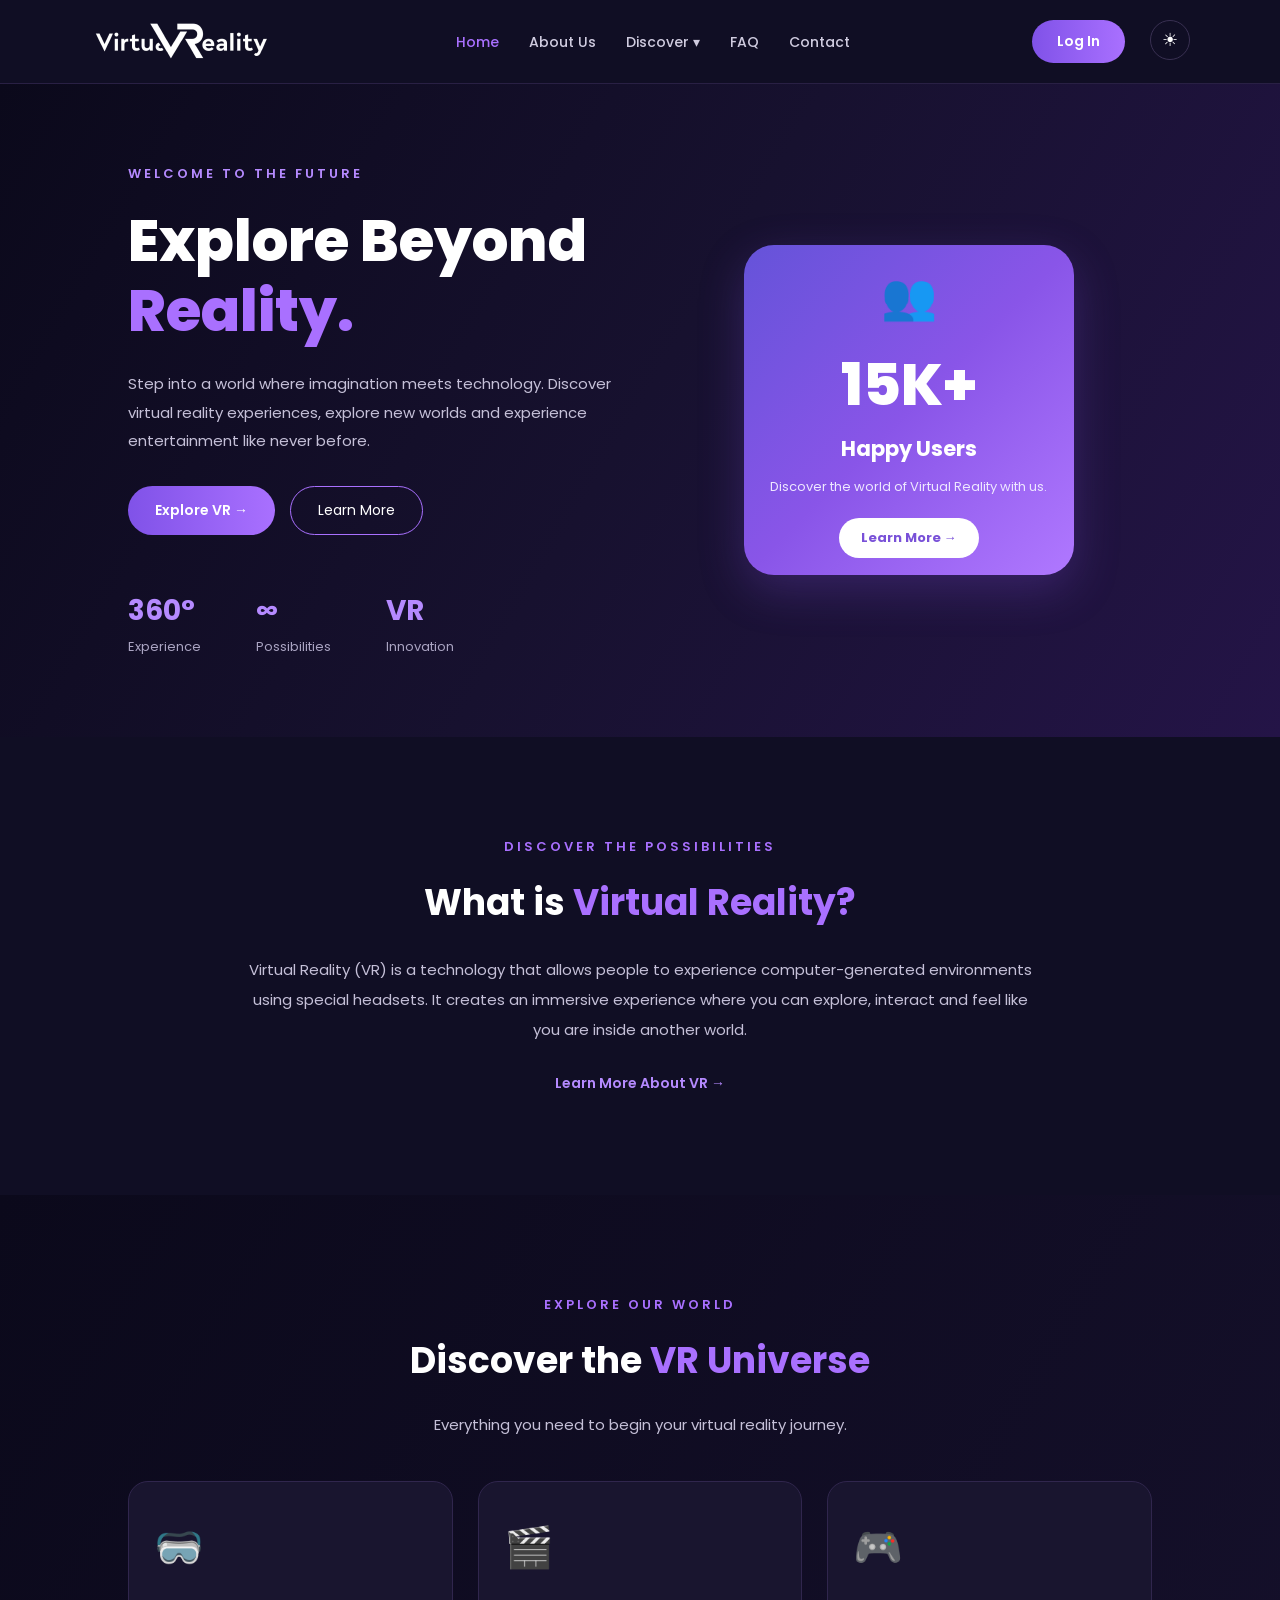
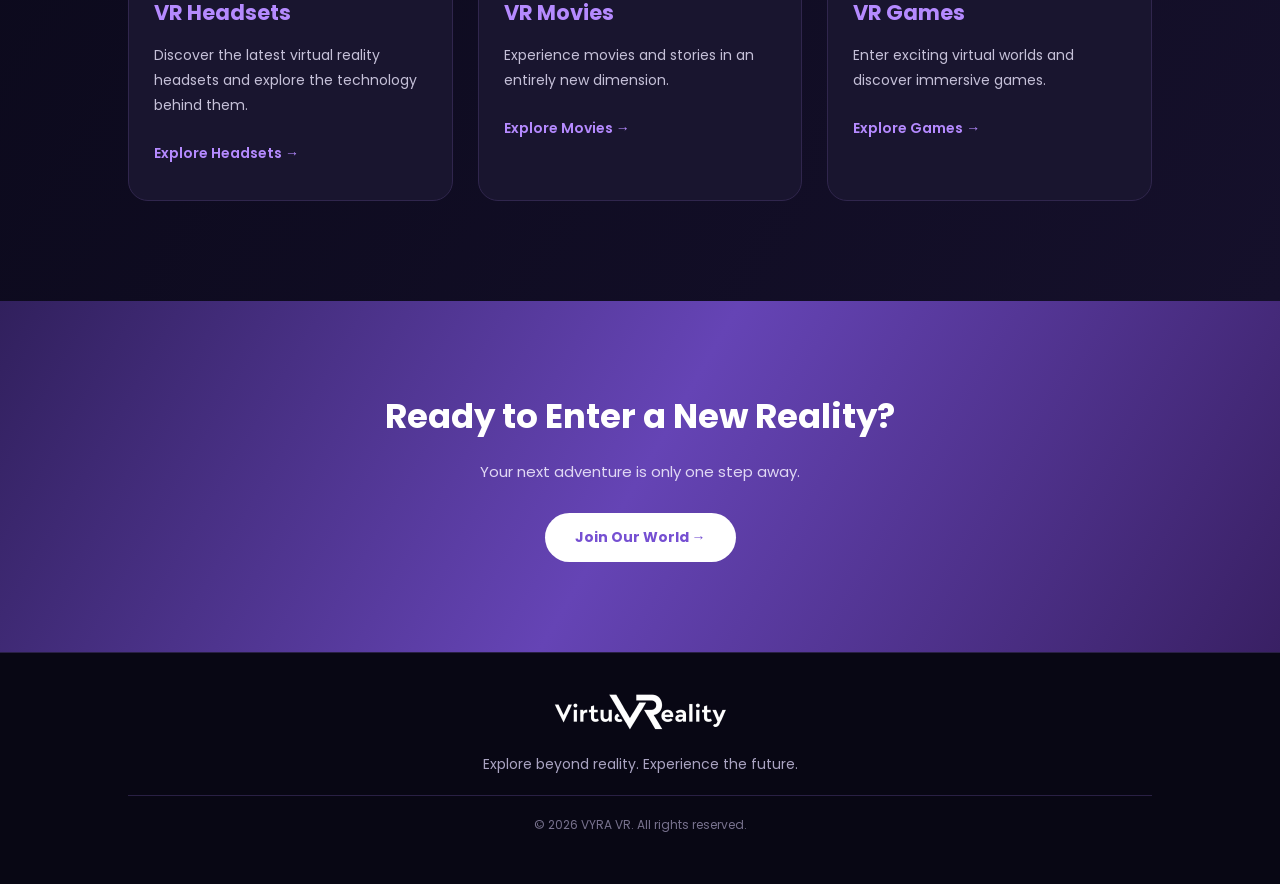
<file: index.html>
<!DOCTYPE html>
<html lang="en">

<head>
    <meta charset="UTF-8">
    <meta name="viewport" content="width=device-width, initial-scale=1.0">
    <meta name="author" content="Verona Idrizi">

    <title>VYRA VR | Explore Beyond Reality</title>

    <link rel="stylesheet" href="style.css">

    <link href="https://fonts.googleapis.com/css2?family=Poppins:wght@300;400;500;600;700;800&display=swap"
        rel="stylesheet">
</head>

<body>

    <!-- HEADER AND NAVIGATION -->
    <header>

        <nav class="navbar">

            <button class="menu-icon" id="menuButton">☰</button>

            <a href="index.html" class="logo">
                <!-- Dark Mode Logo (shown by default in dark mode) -->
                <img src="img/LogoDark.png" class="dark-logo" alt="VYRA VR">
                <!-- Light Mode Logo (hidden by default, shown in light mode) -->
                <img src="img/LogoLight.png" class="light-logo" alt="VYRA VR">
            </a>

            <ul class="nav-links">

                <li><a href="index.html" class="active">Home</a></li>

                <li><a href="HTML/about.html">About Us</a></li>

                <li class="dropdown">
                    <a href="#">Discover ▾</a>

                    <ul class="dropdown-menu">
                        <li><a href="HTML/headsets.html">VR Headsets</a></li>
                        <li><a href="HTML/movies.html">VR Movies</a></li>
                        <li><a href="HTML/games.html">VR Games</a></li>
                    </ul>
                </li>

                <li><a href="HTML/faq.html">FAQ</a></li>

                <li><a href="HTML/contact.html">Contact</a></li>

            </ul>

            <div class="nav-right">
                <a href="HTML/login.html" class="login-btn">Log In</a>
                <button id="themeButton">☀︎</button>
            </div>


        </nav>

    </header>


    <!-- MAIN CONTENT -->
    <main>

        <!-- HERO SECTION -->
        <section class="hero">

            <div class="hero-content">

                <p class="small-title">WELCOME TO THE FUTURE</p>

                <h1>
                    Explore Beyond
                    <span>Reality.</span>
                </h1>

                <p class="description">
                    Step into a world where imagination meets technology.
                    Discover virtual reality experiences, explore new worlds
                    and experience entertainment like never before.
                </p>

                <div class="hero-buttons">

                    <a href="HTML/headsets.html" class="primary-btn">
                        Explore VR →
                    </a>

                    <a href="HTML/about.html" class="secondary-btn">
                        Learn More
                    </a>

                </div>

                <div class="hero-stats">

                    <article>
                        <h3>360°</h3>
                        <p>Experience</p>
                    </article>

                    <article>
                        <h3>∞</h3>
                        <p>Possibilities</p>
                    </article>

                    <article>
                        <h3>VR</h3>
                        <p>Innovation</p>
                    </article>

                </div>

            </div>

            <!-- Right Side - Users Card -->
            <div class="hero-right">
                <a href="HTML/about.html" class="users-card">
                    <div class="users-icon">👥</div>
                    <h2>15K+</h2>
                    <h3>Happy Users</h3>
                    <p>Discover the world of Virtual Reality with us.</p>
                    <span>Learn More →</span>
                </a>
            </div>

        </section>


        <!-- ABOUT VIRTUAL REALITY -->
        <section class="about-section" id="about">

            <p class="section-label">DISCOVER THE POSSIBILITIES</p>

            <h2>What is <span>Virtual Reality?</span></h2>

            <p class="about-text">
                Virtual Reality (VR) is a technology that allows people
                to experience computer-generated environments using
                special headsets. It creates an immersive experience
                where you can explore, interact and feel like you are
                inside another world.
            </p>

            <a href="HTML/about.html" class="text-link">
                Learn More About VR →
            </a>

        </section>


        <!-- DISCOVER SECTION -->
        <section class="discover-section" id="discover">

            <p class="section-label">EXPLORE OUR WORLD</p>

            <h2>Discover the <span>VR Universe</span></h2>

            <p class="discover-description">
                Everything you need to begin your virtual reality journey.
            </p>


            <div class="discover-cards">

                <article class="card">

                    <div class="card-icon">🥽</div>

                    <h3>VR Headsets</h3>

                    <p>
                        Discover the latest virtual reality headsets
                        and explore the technology behind them.
                    </p>

                    <a href="HTML/headsets.html">Explore Headsets →</a>

                </article>


                <article class="card">

                    <div class="card-icon">🎬</div>

                    <h3>VR Movies</h3>

                    <p>
                        Experience movies and stories in an entirely
                        new dimension.
                    </p>

                    <a href="HTML/movies.html">Explore Movies →</a>

                </article>


                <article class="card">

                    <div class="card-icon">🎮</div>

                    <h3>VR Games</h3>

                    <p>
                        Enter exciting virtual worlds and discover
                        immersive games.
                    </p>

                    <a href="HTML/games.html">Explore Games →</a>

                </article>

            </div>

        </section>


        <!-- FINAL SECTION -->
        <section class="final-section">

            <h2>Ready to Enter a New Reality?</h2>

            <p>Your next adventure is only one step away.</p>

            <a href="HTML/register.html" class="final-btn">
                Join Our World →
            </a>

        </section>

    </main>


    <!-- FOOTER -->
    <footer>

        <a href="HTML/index.html" class="logo">
            <img src="img/LogoDark.png" class="dark-logo" alt="VYRA VR">
            <img src="img/LogoLight.png" class="light-logo" alt="VYRA VR">
        </a>

        <p>Explore beyond reality. Experience the future.</p>

        <p class="copyright">
            © 2026 VYRA VR. All rights reserved.
        </p>

    </footer>


    <script src="script.js"></script>

</body>

</html>
</file>
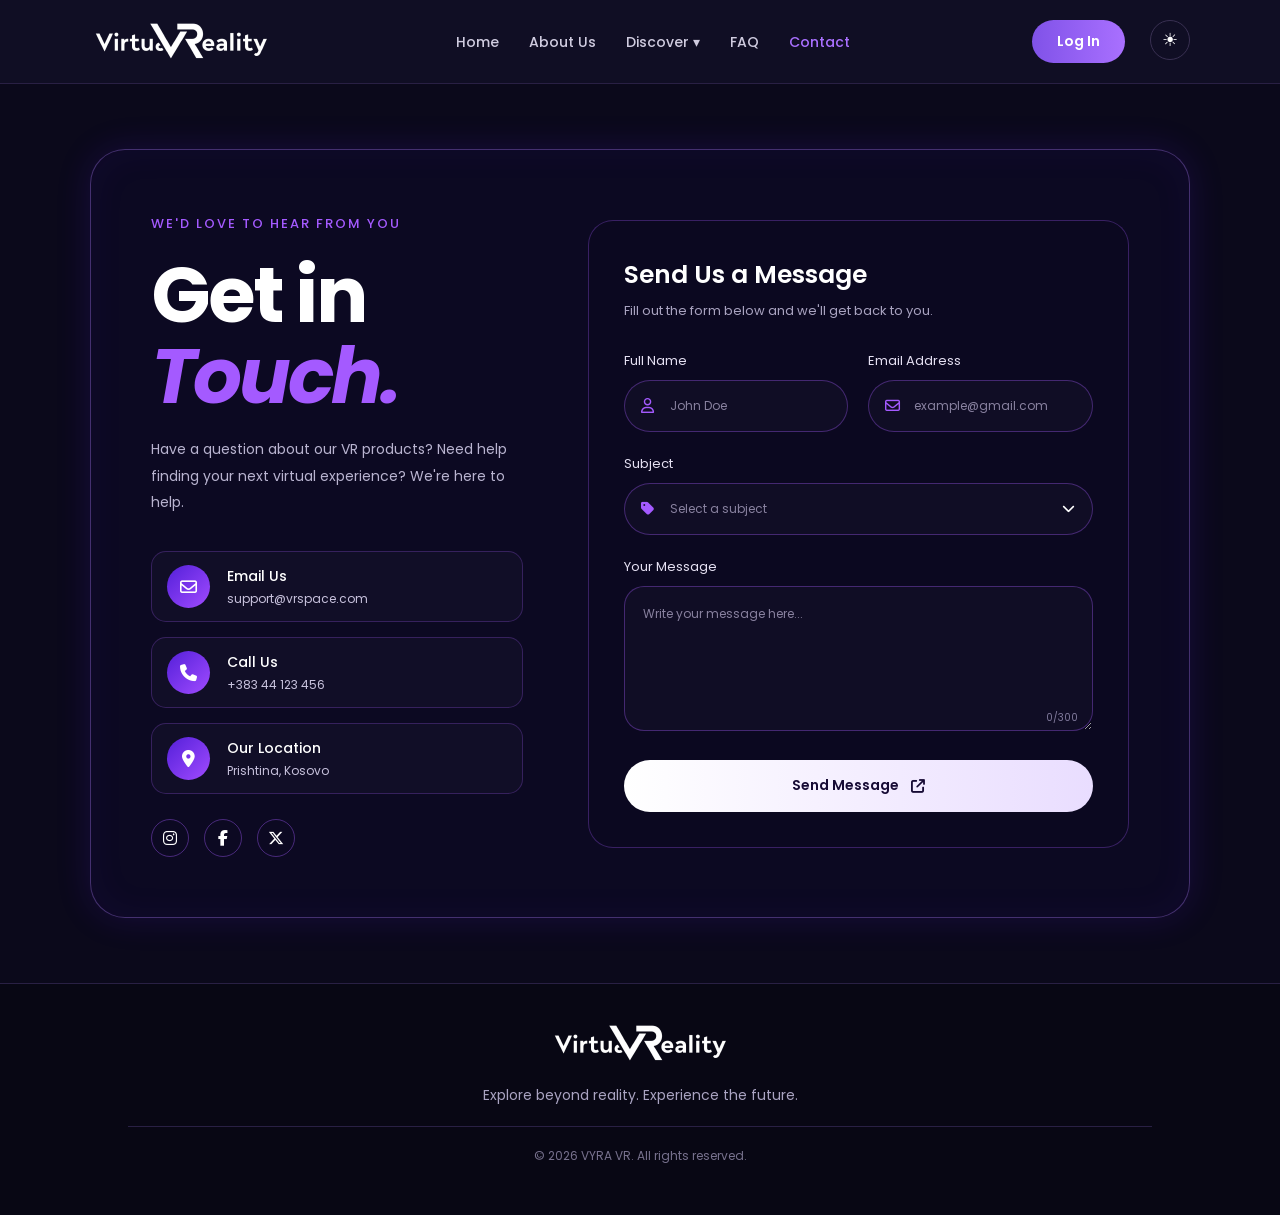
<file: contact.html>
<!DOCTYPE html>
<html lang="en">

<head>
    <meta charset="UTF-8">
    <meta name="viewport" content="width=device-width, initial-scale=1.0">
    <meta name="author" content="Ledian Gashi">
    <title>VYRA VR | Explore Beyond Reality</title>
    <link rel="stylesheet" href="style.css">
    <link href="https://fonts.googleapis.com/css2?family=Poppins:wght@300;400;500;600;700;800&display=swap"
        rel="stylesheet">
    <link rel="stylesheet" href="https://cdnjs.cloudflare.com/ajax/libs/font-awesome/6.5.0/css/all.min.css">
</head>

<body>

    <!-- HEADER AND NAVIGATION -->
    <header>
        <nav class="navbar">
            <a href="index.html" class="logo">
                <img src="img/LogoDark.png" class="dark-logo" alt="VYRA VR">
                <img src="img/LogoLight.png" class="light-logo" alt="VYRA VR">
            </a>

            <ul class="nav-links">
                <li><a href="index.html">Home</a></li>
                <li><a href="about.html">About Us</a></li>
                <li class="dropdown">
                    <a href="#">Discover ▾</a>
                    <ul class="dropdown-menu">
                        <li><a href="headsets.html">VR Headsets</a></li>
                        <li><a href="movies.html">VR Movies</a></li>
                        <li><a href="games.html">VR Games</a></li>
                    </ul>
                </li>
                <li><a href="faq.html">FAQ</a></li>
                <li><a href="contact.html" class="active">Contact</a></li>
            </ul>

            <div class="nav-right">
                <a href="register.html" class="login-btn">Log In</a>
                <button id="themeButton">☀︎</button>
            </div>

            <button class="menu-icon" id="menuButton">☰</button>
        </nav>

    </header>


    <!-- CONTACT SECTION -->
    <main class="contact-container">


        <!-- LEFT SIDE: CONTACT INFORMATION -->

        <section class="contact-info">
            <span class="small-heading">WE'D LOVE TO HEAR FROM YOU</span>

            <h1>Get in <span>Touch.</span></h1>

            <p class="contact-description">
                Have a question about our VR products?
                Need help finding your next virtual experience?
                We're here to help.
            </p>


            <!-- EMAIL -->
            <div class="contact-item">
                <div class="contact-icon">
                    <i class="fa-regular fa-envelope"></i>
                </div>

                <div class="contact-text">
                    <h3>Email Us</h3>
                    <p>support@vrspace.com</p>
                </div>
            </div>


            <!-- PHONE -->

            <div class="contact-item">
                <div class="contact-icon">
                    <i class="fa-solid fa-phone"></i>
                </div>

                <div class="contact-text">
                    <h3>Call Us</h3>
                    <p>+383 44 123 456</p>
                </div>
            </div>


            <!-- LOCATION -->

            <div class="contact-item">
                <div class="contact-icon">
                    <i class="fa-solid fa-location-dot"></i>
                </div>

                <div class="contact-text">
                    <h3>Our Location</h3>
                    <p>Prishtina, Kosovo</p>
                </div>
            </div>


            <!-- SOCIAL MEDIA -->

            <div class="social-links">
                <a href="#"><i class="fa-brands fa-instagram"></i></a>
                <a href="#"><i class="fa-brands fa-facebook-f"></i></a>
                <a href="#"><i class="fa-brands fa-x-twitter"></i></a>
            </div>
        </section>


        <!-- RIGHT SIDE: CONTACT FORM -->

        <section class="contact-form-section">

            <div class="form-heading">
                <h2>Send Us a Message</h2>
                <p>Fill out the form below and we'll get back to you.</p>
            </div>


            <form class="contact-form" method="POST">

                <!-- NAME AND EMAIL -->

                <div class="form-row">
                    <div class="input-group">
                        <label for="fullname">Full Name</label>
                        <div class="input-wrapper">
                            <i class="fa-regular fa-user"></i>
                            <input type="text" id="fullname" name="fullname" placeholder="John Doe" required>
                        </div>
                    </div>

                    <div class="input-group">
                        <label for="email">Email Address</label>
                        <div class="input-wrapper">
                            <i class="fa-regular fa-envelope"></i>
                            <input type="email" id="email" name="email" placeholder="example@gmail.com" required>
                        </div>
                    </div>
                </div>


                <!-- SUBJECT -->

                <div class="input-group">
                    <label for="subject">Subject</label>
                    <div class="input-wrapper">
                        <i class="fa-solid fa-tag"></i>
                        <select id="subject" name="subject" required>
                            <option value="" disabled selected>
                                Select a subject
                            </option>

                            <option value="product">
                                Product Information
                            </option>

                            <option value="order">
                                Order Support
                            </option>

                            <option value="technical">
                                Technical Issue
                            </option>

                            <option value="suggestion">
                                Suggestions
                            </option>

                            <option value="other">
                                Other
                            </option>
                        </select>

                        <i class="fa-solid fa-chevron-down select-arrow"></i>
                    </div>
                </div>


                <!-- MESSAGE -->

                <div class="input-group">
                    <label for="message">Your Message</label>
                    <div class="textarea-wrapper">
                        <textarea id="message" name="message" placeholder="Write your message here..." maxlength="300"
                            required></textarea>
                        <span class="character-count">0/300</span>
                    </div>
                </div>


                <!-- SUBMIT BUTTON -->

                <button type="submit" class="submit-btn"> Send Message
                    <i class="fa-solid fa-arrow-up-right-from-square"></i>
                </button>
            </form>
        </section>
    </main>

    <footer>
        <a href="index.html" class="logo">
            <img src="img/LogoDark.png" class="dark-logo" alt="VYRA VR">
            <img src="img/LogoLight.png" class="light-logo" alt="VYRA VR">
        </a>
        <p>Explore beyond reality. Experience the future.</p>
        <p class="copyright">© 2026 VYRA VR. All rights reserved.</p>
    </footer>

    <script src="script.js"></script>
</body>

</html>
</file>
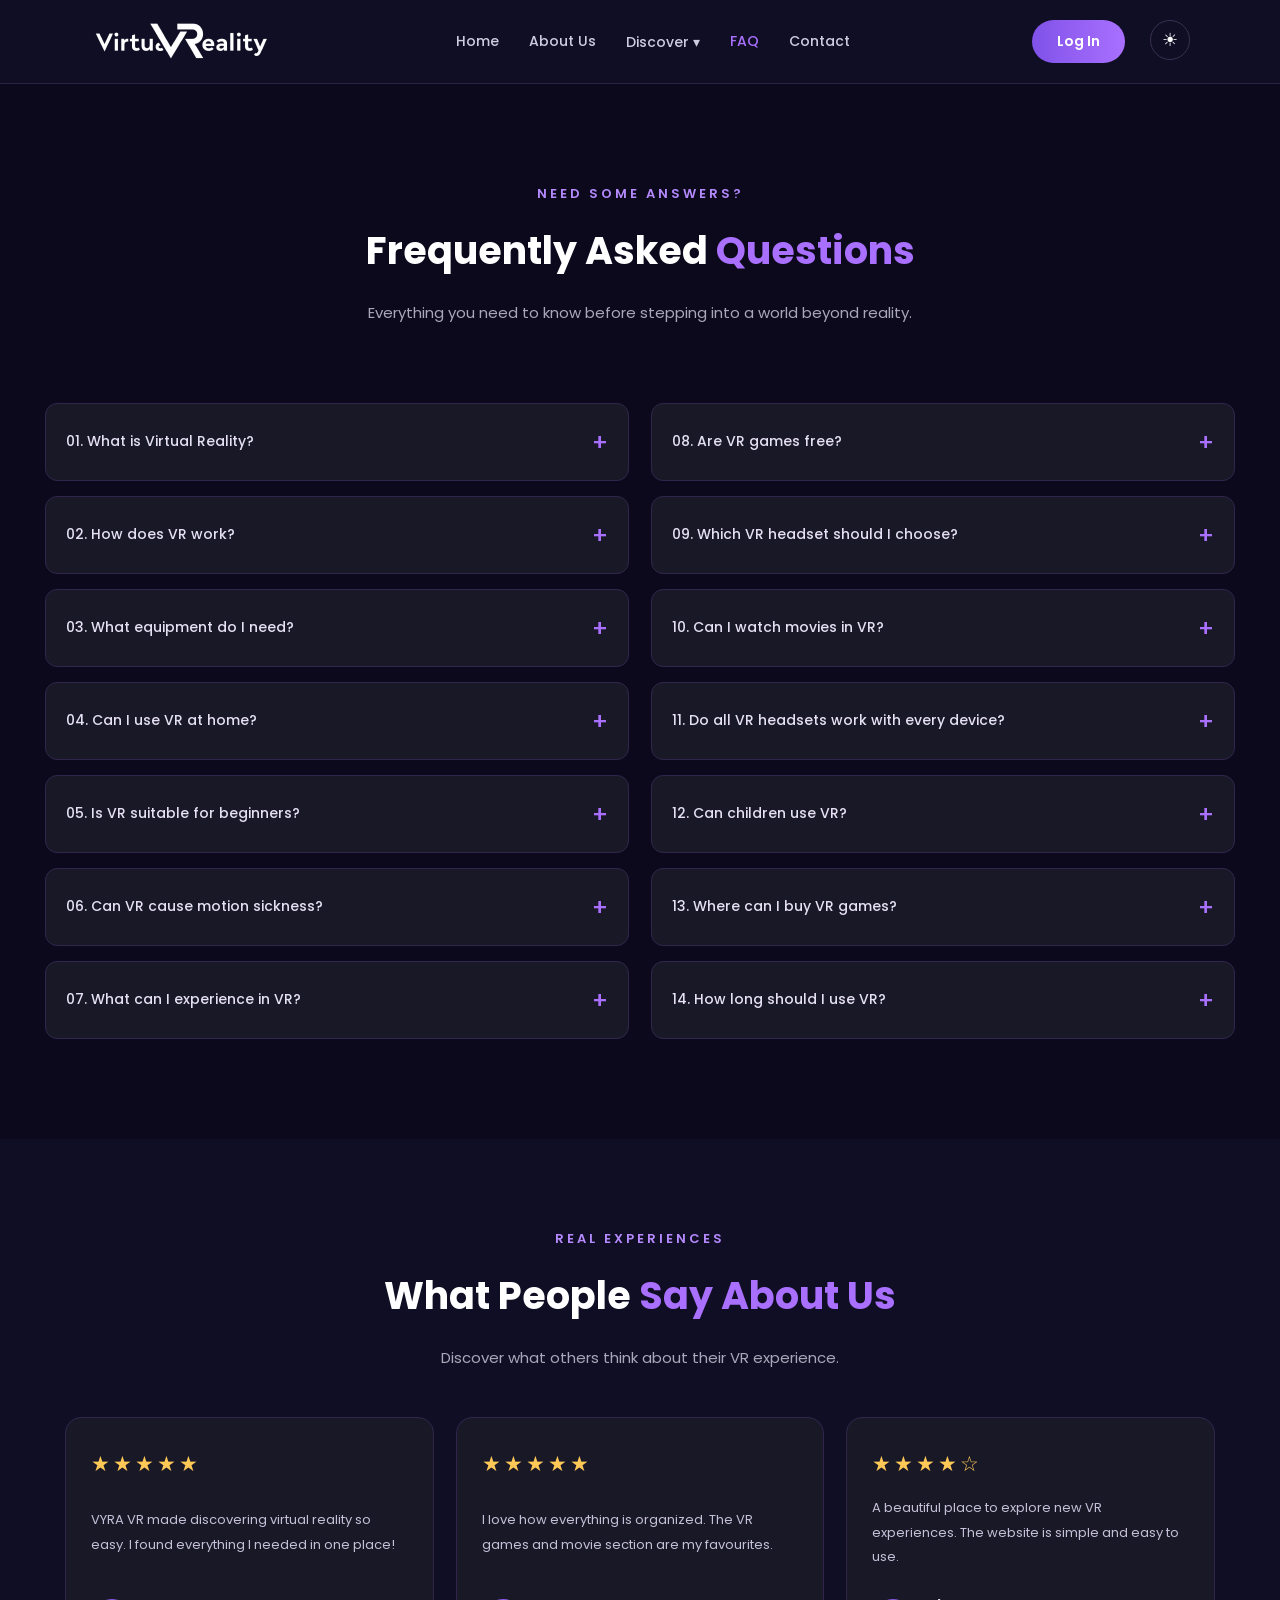
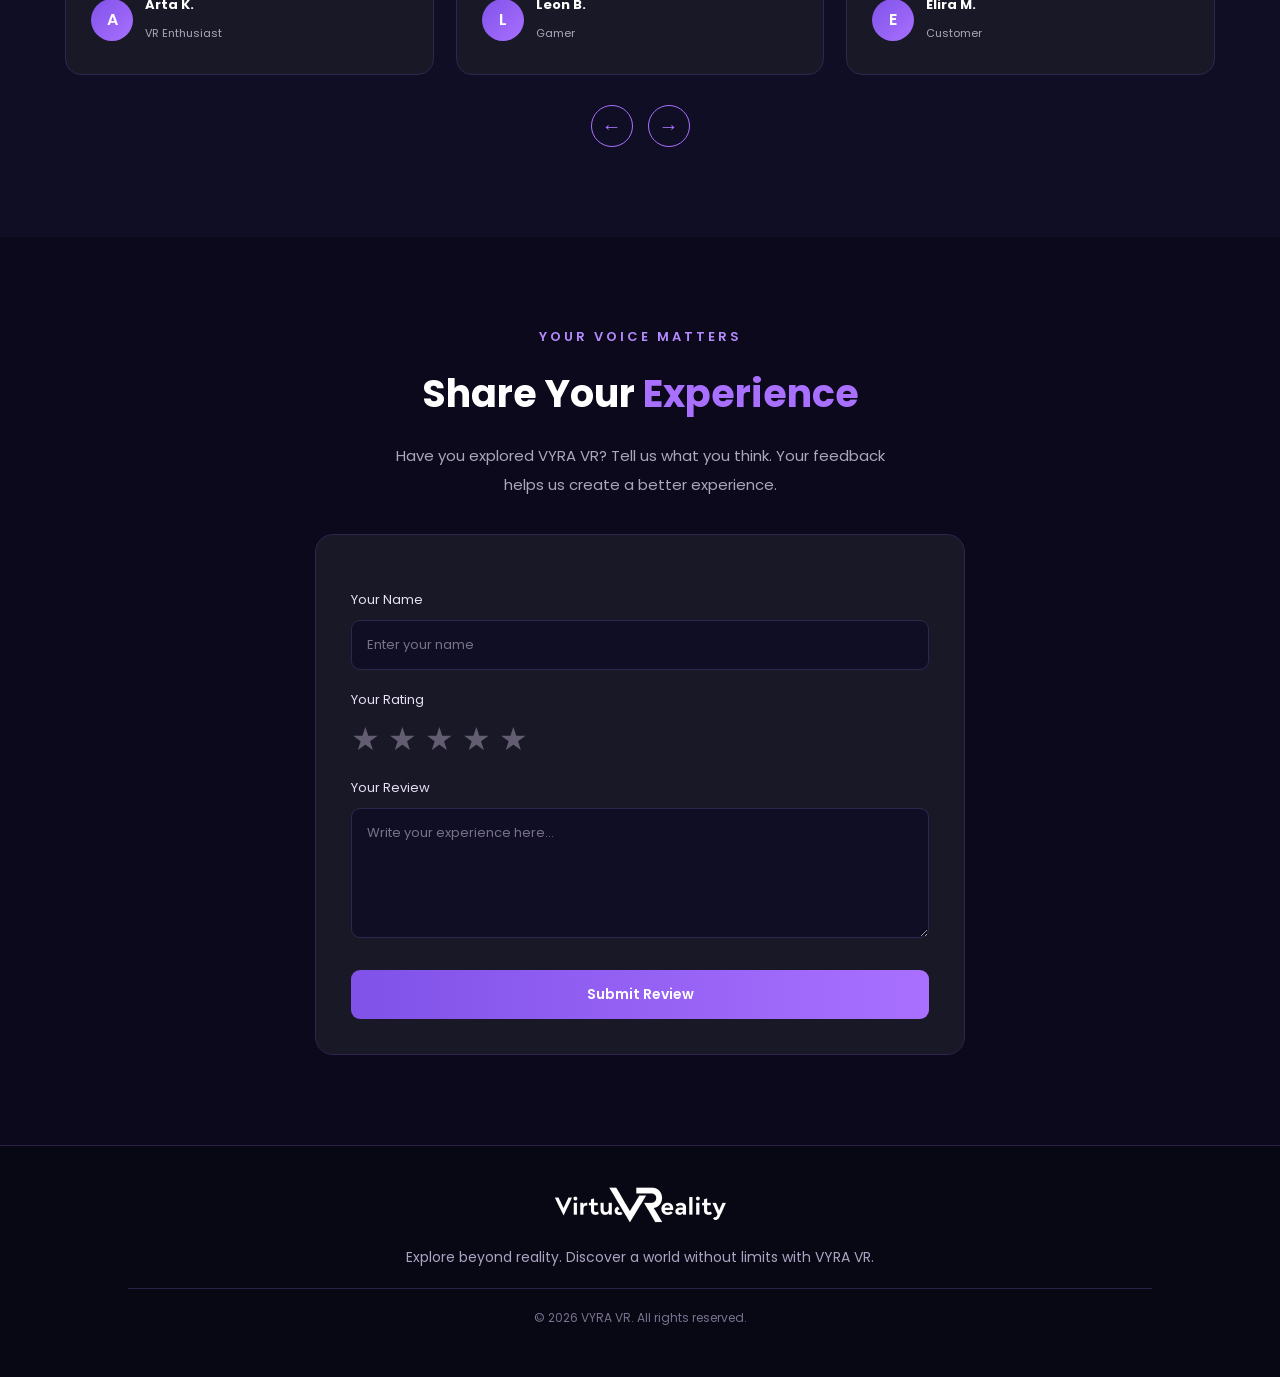
<file: faq.html>
<!DOCTYPE html>
<html lang="en">

<head>
    <meta charset="UTF-8">
    <meta name="viewport" content="width=device-width, initial-scale=1.0">
     <meta name="author" content="Verona Idrizi">

    <title>VYRA VR | FAQ & Reviews</title>

    <link rel="stylesheet" href="style.css">

    <link href="https://fonts.googleapis.com/css2?family=Poppins:wght@300;400;500;600;700&display=swap"
        rel="stylesheet">
</head>

<body>

    <!-- NAVBAR -->
    <header>
        <nav class="navbar">

            <button class="menu-icon" id="menuButton">☰</button>

            <a href="index.html" class="logo">
                <img src="img/LogoDark.png" class="dark-logo" alt="VYRA VR">
                <img src="img/LogoLight.png" class="light-logo" alt="VYRA VR">
            </a>

            <div class="nav-links">
                <a href="index.html">Home</a>
                <a href="about.html">About Us</a>

                <div class="dropdown">
                    <a href="#">Discover ▾</a>

                    <ul class="dropdown-menu">
                        <li><a href="headsets.html">VR Headsets</a></li>
                        <li><a href="movies.html">VR Movies</a></li>
                        <li><a href="games.html">VR Games</a></li>
                    </ul>
                </div>

                <a href="faq.html" class="active">FAQ</a>
                <a href="contact.html">Contact</a>
            </div>

            <div class="nav-right">
                <a href="login.html" class="login-btn">Log In</a>
                <button id="themeButton">☀︎</button>
            </div>

        </nav>
    </header>


    <main>

        <!-- FAQ INTRO -->
        <section class="faq-hero">
            <p class="faq-small-title">NEED SOME ANSWERS?</p>

            <h1>Frequently Asked <span>Questions</span></h1>

            <p>
                Everything you need to know before stepping into
                a world beyond reality.
            </p>
        </section>


        <!-- FAQ QUESTIONS -->
        <section class="faq-section">

            <div class="faq-grid">

                <!-- LEFT COLUMN -->
                <div class="faq-column">

                    <div class="faq-item">
                        <button class="faq-question">
                            <span>01. What is Virtual Reality?</span>
                            <span class="faq-icon">+</span>
                        </button>
                        <div class="faq-answer">
                            <p>
                                Virtual Reality (VR) is a technology that creates
                                a computer-generated environment where users can
                                explore and interact with a digital world.
                            </p>
                        </div>
                    </div>

                    <div class="faq-item">
                        <button class="faq-question">
                            <span>02. How does VR work?</span>
                            <span class="faq-icon">+</span>
                        </button>
                        <div class="faq-answer">
                            <p>
                                VR uses a headset with screens and sensors to
                                create a 3D experience. It follows your head
                                movements so the virtual world feels real.
                            </p>
                        </div>
                    </div>

                    <div class="faq-item">
                        <button class="faq-question">
                            <span>03. What equipment do I need?</span>
                            <span class="faq-icon">+</span>
                        </button>
                        <div class="faq-answer">
                            <p>
                                You usually need a VR headset and controllers.
                                Some headsets work independently, while others
                                connect to a computer or gaming console.
                            </p>
                        </div>
                    </div>

                    <div class="faq-item">
                        <button class="faq-question">
                            <span>04. Can I use VR at home?</span>
                            <span class="faq-icon">+</span>
                        </button>
                        <div class="faq-answer">
                            <p>
                                Yes! Many VR headsets are designed for home use.
                                You only need enough safe space to move around
                                comfortably.
                            </p>
                        </div>
                    </div>

                    <div class="faq-item">
                        <button class="faq-question">
                            <span>05. Is VR suitable for beginners?</span>
                            <span class="faq-icon">+</span>
                        </button>
                        <div class="faq-answer">
                            <p>
                                Absolutely. Many VR experiences are beginner-friendly.
                                You can start with simple experiences and gradually
                                explore more advanced ones.
                            </p>
                        </div>
                    </div>

                    <div class="faq-item">
                        <button class="faq-question">
                            <span>06. Can VR cause motion sickness?</span>
                            <span class="faq-icon">+</span>
                        </button>
                        <div class="faq-answer">
                            <p>
                                Some people may feel dizzy or uncomfortable.
                                Taking breaks and starting with shorter sessions
                                can help.
                            </p>
                        </div>
                    </div>

                    <div class="faq-item">
                        <button class="faq-question">
                            <span>07. What can I experience in VR?</span>
                            <span class="faq-icon">+</span>
                        </button>
                        <div class="faq-answer">
                            <p>
                                You can play games, watch movies, explore places,
                                learn new skills and experience virtual environments
                                from around the world.
                            </p>
                        </div>
                    </div>

                </div>


                <!-- RIGHT COLUMN -->
                <div class="faq-column">

                    <div class="faq-item">
                        <button class="faq-question">
                            <span>08. Are VR games free?</span>
                            <span class="faq-icon">+</span>
                        </button>
                        <div class="faq-answer">
                            <p>
                                Some VR games are free, while others need to be
                                purchased. The price depends on the game and
                                the platform.
                            </p>
                        </div>
                    </div>

                    <div class="faq-item">
                        <button class="faq-question">
                            <span>09. Which VR headset should I choose?</span>
                            <span class="faq-icon">+</span>
                        </button>
                        <div class="faq-answer">
                            <p>
                                It depends on your budget and what you want to do.
                                Consider comfort, compatibility, performance
                                and available experiences.
                            </p>
                        </div>
                    </div>

                    <div class="faq-item">
                        <button class="faq-question">
                            <span>10. Can I watch movies in VR?</span>
                            <span class="faq-icon">+</span>
                        </button>
                        <div class="faq-answer">
                            <p>
                                Yes! You can watch regular movies on a virtual
                                cinema screen and explore specially created
                                360-degree video experiences.
                            </p>
                        </div>
                    </div>

                    <div class="faq-item">
                        <button class="faq-question">
                            <span>11. Do all VR headsets work with every device?</span>
                            <span class="faq-icon">+</span>
                        </button>
                        <div class="faq-answer">
                            <p>
                                No. Some headsets work independently, while others
                                require a compatible computer, console or phone.
                                Always check compatibility before buying.
                            </p>
                        </div>
                    </div>

                    <div class="faq-item">
                        <button class="faq-question">
                            <span>12. Can children use VR?</span>
                            <span class="faq-icon">+</span>
                        </button>
                        <div class="faq-answer">
                            <p>
                                Some VR devices have age recommendations and
                                safety guidelines. Always follow the headset
                                manufacturer's recommendations.
                            </p>
                        </div>
                    </div>

                    <div class="faq-item">
                        <button class="faq-question">
                            <span>13. Where can I buy VR games?</span>
                            <span class="faq-icon">+</span>
                        </button>
                        <div class="faq-answer">
                            <p>
                                VR games can be purchased through digital stores
                                that support your headset, such as its official
                                online store.
                            </p>
                        </div>
                    </div>

                    <div class="faq-item">
                        <button class="faq-question">
                            <span>14. How long should I use VR?</span>
                            <span class="faq-icon">+</span>
                        </button>
                        <div class="faq-answer">
                            <p>
                                It is a good idea to take regular breaks.
                                If you feel discomfort, dizziness or eye strain,
                                remove the headset and rest.
                            </p>
                        </div>
                    </div>

                </div>

            </div>

        </section>


        <!-- REVIEWS INTRO -->
        <section class="reviews-section">

            <div class="reviews-heading">
                <p class="faq-small-title">REAL EXPERIENCES</p>
                <h2>What People <span>Say About Us</span></h2>
                <p>Discover what others think about their VR experience.</p>
            </div>


            <!-- REVIEW SLIDER -->
            <div class="reviews-slider">

                <div class="reviews-track" id="reviewsTrack">

                    <article class="review-card">
                        <div class="review-stars">★★★★★</div>
                        <p class="review-text">
                            VYRA VR made discovering virtual reality so easy.
                            I found everything I needed in one place!
                        </p>
                        <div class="review-person">
                            <div class="review-avatar">A</div>
                            <div>
                                <h3>Arta K.</h3>
                                <span>VR Enthusiast</span>
                            </div>
                        </div>
                    </article>

                    <article class="review-card">
                        <div class="review-stars">★★★★★</div>
                        <p class="review-text">
                            I love how everything is organized. The VR games
                            and movie section are my favourites.
                        </p>
                        <div class="review-person">
                            <div class="review-avatar">L</div>
                            <div>
                                <h3>Leon B.</h3>
                                <span>Gamer</span>
                            </div>
                        </div>
                    </article>

                    <article class="review-card">
                        <div class="review-stars">★★★★☆</div>
                        <p class="review-text">
                            A beautiful place to explore new VR experiences.
                            The website is simple and easy to use.
                        </p>
                        <div class="review-person">
                            <div class="review-avatar">E</div>
                            <div>
                                <h3>Elira M.</h3>
                                <span>Customer</span>
                            </div>
                        </div>
                    </article>

                    <article class="review-card">
                        <div class="review-stars">★★★★★</div>
                        <p class="review-text">
                            The whole experience feels modern. I especially
                            like discovering different VR headsets.
                        </p>
                        <div class="review-person">
                            <div class="review-avatar">D</div>
                            <div>
                                <h3>Drin H.</h3>
                                <span>VR Explorer</span>
                            </div>
                        </div>
                    </article>

                </div>

            </div>

            <div class="review-slider-buttons">
                <button id="reviewPrev" aria-label="Previous reviews">←</button>
                <button id="reviewNext" aria-label="Next reviews">→</button>
            </div>

        </section>


        <!-- WRITE A REVIEW -->
        <section class="write-review-section">

            <div class="write-review-content">

                <p class="faq-small-title">YOUR VOICE MATTERS</p>

                <h2>Share Your <span>Experience</span></h2>

                <p class="write-review-description">
                    Have you explored VYRA VR? Tell us what you think.
                    Your feedback helps us create a better experience.
                </p>

                <form id="reviewForm" class="review-form">

                    <label for="reviewName">Your Name</label>
                    <input type="text" id="reviewName" placeholder="Enter your name" required>

                    <label>Your Rating</label>

                    <div class="star-rating" id="starRating">
                        <button type="button" data-rating="1">★</button>
                        <button type="button" data-rating="2">★</button>
                        <button type="button" data-rating="3">★</button>
                        <button type="button" data-rating="4">★</button>
                        <button type="button" data-rating="5">★</button>
                    </div>

                    <input type="hidden" id="ratingValue" value="0">

                    <label for="reviewComment">Your Review</label>
                    <textarea id="reviewComment" placeholder="Write your experience here..." rows="5"
                        required></textarea>

                    <button type="submit" class="submit-review-btn">
                        Submit Review
                    </button>

                </form>

            </div>

        </section>

    </main>


    <!-- FOOTER -->
    <footer>
        <div class="footer-content">

            <a href="index.html" class="logo">
                <img src="img/LogoDark.png" class="dark-logo" alt="VYRA VR">
                <img src="img/LogoLight.png" class="light-logo" alt="VYRA VR">
            </a>

            <p>
                Explore beyond reality. Discover a world without limits
                with VYRA VR.
            </p>

        </div>

        <p class="copyright">
            © 2026 VYRA VR. All rights reserved.
        </p>
    </footer>


    <script src="script.js"></script>

</body>

</html>
</file>
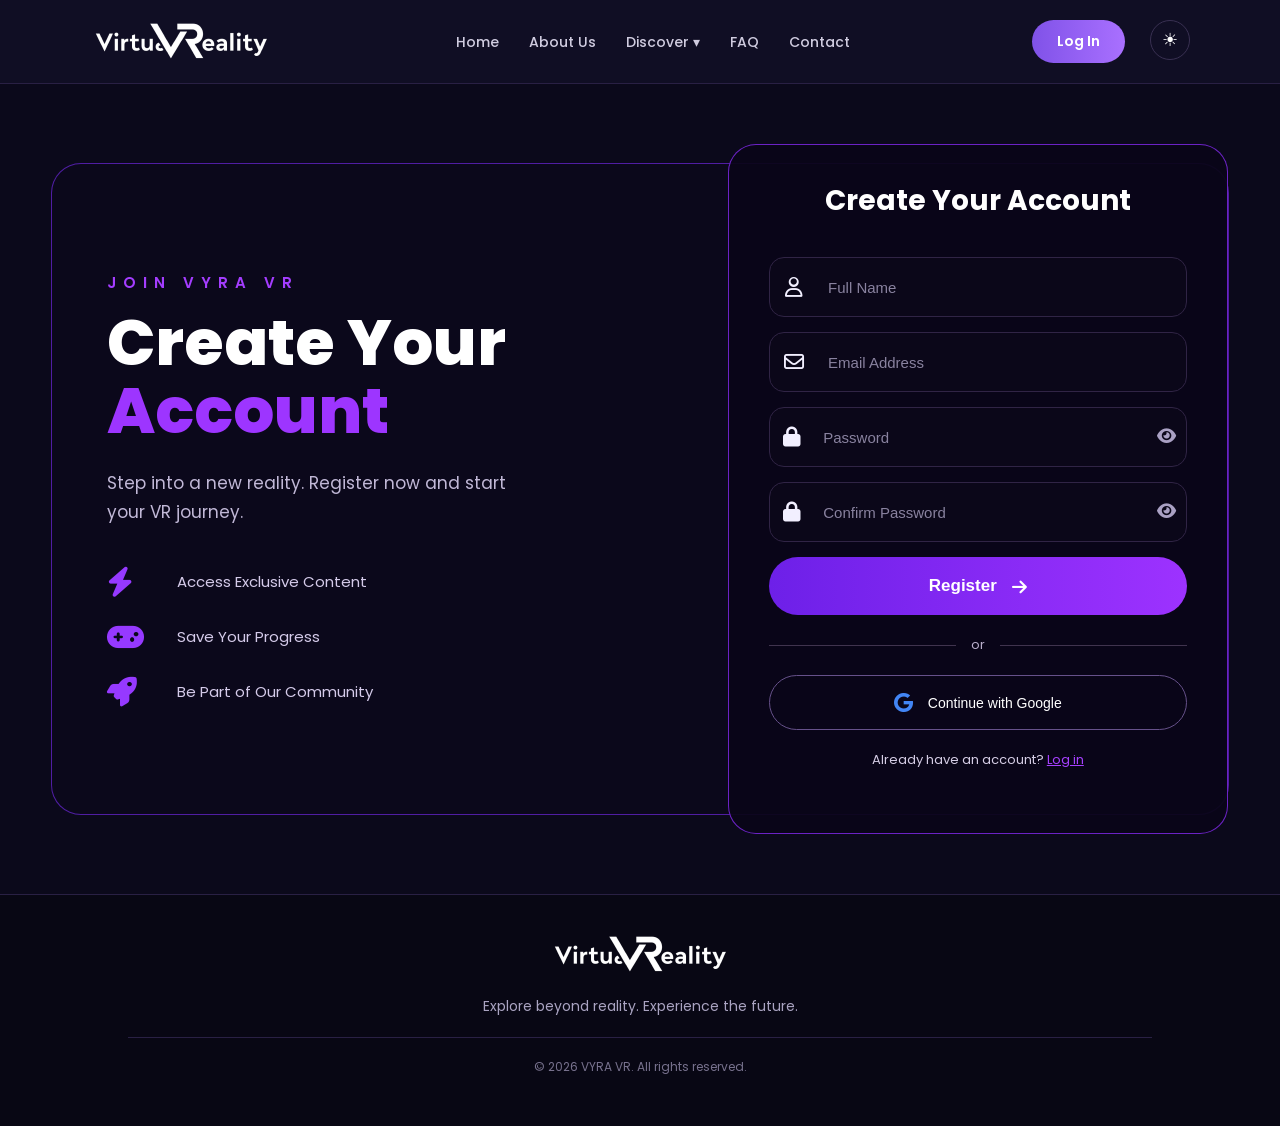
<file: register.html>
<!DOCTYPE html>
<html lang="en">

<head>
    <meta charset="UTF-8">
    <meta name="viewport" content="width=device-width, initial-scale=1.0">
    <meta name="author" content="Ledian Gashi">
    <title>VYRA VR | Explore Beyond Reality</title>
    <link rel="stylesheet" href="style.css">
    <link rel="stylesheet" href="/CSS/register.css">
    <link href="https://fonts.googleapis.com/css2?family=Poppins:wght@300;400;500;600;700;800&display=swap"
        rel="stylesheet">
    <link rel="stylesheet" href="https://cdnjs.cloudflare.com/ajax/libs/font-awesome/6.5.0/css/all.min.css">
</head>

<body>
    <header>
        <nav class="navbar">
            <a href="index.html" class="logo">
                <img src="img/LogoDark.png" class="dark-logo" alt="VYRA VR">
                <img src="img/LogoLight.png" class="light-logo" alt="VYRA VR">
            </a>

            <ul class="nav-links">
                <li><a href="index.html">Home</a></li>
                <li><a href="about.html">About Us</a></li>
                <li class="dropdown">
                    <a href="#">Discover ▾</a>
                    <ul class="dropdown-menu">
                        <li><a href="headsets.html">VR Headsets</a></li>
                        <li><a href="movies.html">VR Movies</a></li>
                        <li><a href="games.html">VR Games</a></li>
                    </ul>
                </li>
                <li><a href="faq.html">FAQ</a></li>
                <li><a href="contact.html">Contact</a></li>
            </ul>

            <div class="nav-right">
                <a href="login.html" class="login-btn active">Log In</a>
                <button id="themeButton">☀︎</button>
            </div>

            <button class="menu-icon" id="menuButton">☰</button>
        </nav>

    </header>



    <main class="register-page">

        <section class="register-container">

            <!-- LEFT SIDE -->
            <div class="register-hero">
                <div class="register-hero-content">
                    <p class="register-eyebrow">JOIN VYRA VR</p>

                    <h1>
                        Create Your
                        <span>Account</span>
                    </h1>

                    <p class="register-description">
                        Step into a new reality. Register now
                        and start your VR journey.
                    </p>

                    <div class="register-benefits">
                        <div class="register-benefit">
                            <i class="fa-solid fa-bolt"></i>
                            <span>Access Exclusive Content</span>
                        </div>

                        <div class="register-benefit">
                            <i class="fa-solid fa-gamepad"></i>
                            <span>Save Your Progress</span>
                        </div>

                        <div class="register-benefit">
                            <i class="fa-solid fa-rocket"></i>
                            <span>Be Part of Our Community</span>
                        </div>
                    </div>
                </div>
            </div>

            <!-- RIGHT SIDE / FORM CARD -->
            <div class="register-card">

                <h2 class="register-title">Create Your Account</h2>

                <!-- REGISTER FORM -->
                <form id="registerForm" class="register-form">

                    <div class="register-input-group">
                        <i class="fa-regular fa-user"></i>
                        <input type="text" id="fullName" placeholder="Full Name" autocomplete="name" required>
                    </div>

                    <div class="register-input-group">
                        <i class="fa-regular fa-envelope"></i>
                        <input type="email" id="registerEmail" placeholder="Email Address" autocomplete="email"
                            required>
                    </div>

                    <div class="register-input-group">
                        <i class="fa-solid fa-lock"></i>
                        <input type="password" id="registerPassword" placeholder="Password" autocomplete="new-password"
                            minlength="8" required>

                        <button type="button" class="register-password-toggle" data-target="registerPassword"
                            aria-label="Show password">
                            <i class="fa-solid fa-eye"></i>
                        </button>
                    </div>

                    <div class="register-input-group">
                        <i class="fa-solid fa-lock"></i>
                        <input type="password" id="confirmPassword" placeholder="Confirm Password"
                            autocomplete="new-password" minlength="8" required>

                        <button type="button" class="register-password-toggle" data-target="confirmPassword"
                            aria-label="Show password">
                            <i class="fa-solid fa-eye"></i>
                        </button>
                    </div>

                    <button type="submit" class="register-submit">
                        <span>Register</span>
                        <i class="fa-solid fa-arrow-right"></i>
                    </button>

                    <div class="register-separator">
                        <span></span>
                        <p>or</p>
                        <span></span>
                    </div>

                    <button type="button" class="register-google" id="googleButton">
                        <i class="fa-brands fa-google"></i>
                        <span>Continue with Google</span>
                    </button>

                </form>

                <p class="register-bottom-text">
                    Already have an account?
                    <a href="login.html">Log in</a>
                </p>

                <p class="register-message" id="formMessage"></p>

            </div>
        </section>
    </main>


    <footer>
        <a href="index.html" class="logo">
            <img src="img/LogoDark.png" class="dark-logo" alt="VYRA VR">
            <img src="img/LogoLight.png" class="light-logo" alt="VYRA VR">
        </a>
        <p>Explore beyond reality. Experience the future.</p>
        <p class="copyright">© 2026 VYRA VR. All rights reserved.</p>
    </footer>

    <script src="JS/register.js"></script>

</body>

</html>
</file>
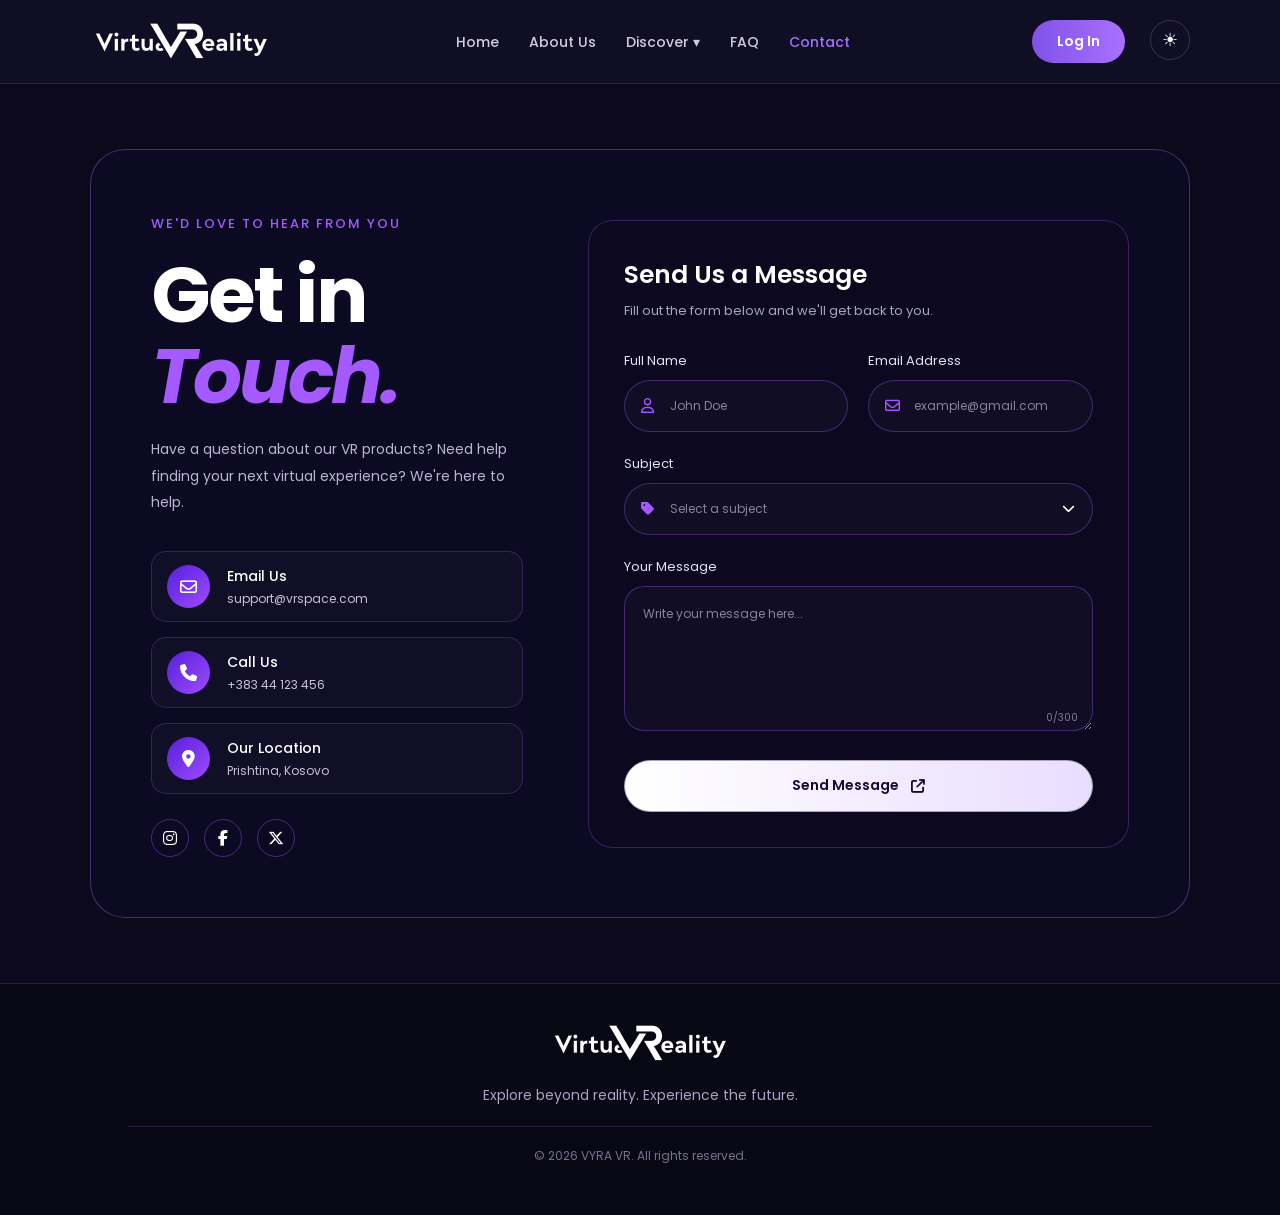
<file: HTML/contact.html>
<!DOCTYPE html>
<html lang="en">

<head>
    <meta charset="UTF-8">
    <meta name="viewport" content="width=device-width, initial-scale=1.0">
    <meta name="author" content="Ledian Gashi">
    <title>VYRA VR | Explore Beyond Reality</title>
    <!-- <link rel="stylesheet" href="/style.css"> -->
    <link rel="stylesheet" href="/CSS/contact.css">
    <link href="https://fonts.googleapis.com/css2?family=Poppins:wght@300;400;500;600;700;800&display=swap"
        rel="stylesheet">
    <link rel="stylesheet" href="https://cdnjs.cloudflare.com/ajax/libs/font-awesome/6.5.0/css/all.min.css">
</head>

<body>

    <!-- HEADER AND NAVIGATION -->
    <header>
        <nav class="navbar">
            <a href="/index.html" class="logo">
                <img src="/img/LogoDark.png" class="dark-logo" alt="VYRA VR">
                <img src="/img/LogoLight.png" class="light-logo" alt="VYRA VR">
            </a>

            <ul class="nav-links">
                <li><a href="/index.html">Home</a></li>
                <li><a href="about.html">About Us</a></li>
                <li class="dropdown">
                    <a href="#">Discover ▾</a>
                    <ul class="dropdown-menu">
                        <li><a href="headsets.html">VR Headsets</a></li>
                        <li><a href="movies.html">VR Movies</a></li>
                        <li><a href="games.html">VR Games</a></li>
                    </ul>
                </li>
                <li><a href="faq.html">FAQ</a></li>
                <li><a href="contact.html" class="active">Contact</a></li>
            </ul>

            <div class="nav-right">
                <a href="login.html" class="login-btn">Log In</a>
                <button id="themeButton">☀︎</button>
            </div>

            <button class="menu-icon" id="menuButton">☰</button>
        </nav>

    </header>


    <!-- CONTACT SECTION -->
    <main class="contact-container">


        <!-- LEFT SIDE: CONTACT INFORMATION -->

        <section class="contact-info">
            <span class="small-heading">WE'D LOVE TO HEAR FROM YOU</span>

            <h1>Get in <span>Touch.</span></h1>

            <p class="contact-description">
                Have a question about our VR products?
                Need help finding your next virtual experience?
                We're here to help.
            </p>


            <!-- EMAIL -->
            <div class="contact-item">
                <div class="contact-icon">
                    <i class="fa-regular fa-envelope"></i>
                </div>

                <div class="contact-text">
                    <h3>Email Us</h3>
                    <p>support@vrspace.com</p>
                </div>
            </div>


            <!-- PHONE -->

            <div class="contact-item">
                <div class="contact-icon">
                    <i class="fa-solid fa-phone"></i>
                </div>

                <div class="contact-text">
                    <h3>Call Us</h3>
                    <p>+383 44 123 456</p>
                </div>
            </div>


            <!-- LOCATION -->

            <div class="contact-item">
                <div class="contact-icon">
                    <i class="fa-solid fa-location-dot"></i>
                </div>

                <div class="contact-text">
                    <h3>Our Location</h3>
                    <p>Prishtina, Kosovo</p>
                </div>
            </div>


            <!-- SOCIAL MEDIA -->

            <div class="social-links">
                <a href="#"><i class="fa-brands fa-instagram"></i></a>
                <a href="#"><i class="fa-brands fa-facebook-f"></i></a>
                <a href="#"><i class="fa-brands fa-x-twitter"></i></a>
            </div>
        </section>


        <!-- RIGHT SIDE: CONTACT FORM -->

        <section class="contact-form-section">

            <div class="form-heading">
                <h2>Send Us a Message</h2>
                <p>Fill out the form below and we'll get back to you.</p>
            </div>


            <form class="contact-form" method="POST">

                <!-- NAME AND EMAIL -->

                <div class="form-row">
                    <div class="input-group">
                        <label for="fullname">Full Name</label>
                        <div class="input-wrapper">
                            <i class="fa-regular fa-user"></i>
                            <input type="text" id="fullname" name="fullname" placeholder="John Doe" required>
                        </div>
                    </div>

                    <div class="input-group">
                        <label for="email">Email Address</label>
                        <div class="input-wrapper">
                            <i class="fa-regular fa-envelope"></i>
                            <input type="email" id="email" name="email" placeholder="example@gmail.com" required>
                        </div>
                    </div>
                </div>


                <!-- SUBJECT -->

                <div class="input-group">
                    <label for="subject">Subject</label>
                    <div class="input-wrapper">
                        <i class="fa-solid fa-tag"></i>
                        <select id="subject" name="subject" required>
                            <option value="" disabled selected>
                                Select a subject
                            </option>

                            <option value="product">
                                Product Information
                            </option>

                            <option value="order">
                                Order Support
                            </option>

                            <option value="technical">
                                Technical Issue
                            </option>

                            <option value="suggestion">
                                Suggestions
                            </option>

                            <option value="other">
                                Other
                            </option>
                        </select>

                        <i class="fa-solid fa-chevron-down select-arrow"></i>
                    </div>
                </div>


                <!-- MESSAGE -->

                <div class="input-group">
                    <label for="message">Your Message</label>
                    <div class="textarea-wrapper">
                        <textarea id="message" name="message" placeholder="Write your message here..." maxlength="300"
                            required></textarea>
                        <span class="character-count">0/300</span>
                    </div>
                </div>


                <!-- SUBMIT BUTTON -->

                <button type="submit" class="submit-btn"> Send Message
                    <i class="fa-solid fa-arrow-up-right-from-square"></i>
                </button>
            </form>
        </section>
    </main>

    <footer>
        <a href="/index.html" class="logo">
            <img src="/img/LogoDark.png" class="dark-logo" alt="VYRA VR">
            <img src="/img/LogoLight.png" class="light-logo" alt="VYRA VR">
        </a>
        <p>Explore beyond reality. Experience the future.</p>
        <p class="copyright">© 2026 VYRA VR. All rights reserved.</p>
    </footer>

    <script src="/JS/contact.js"></script>
</body>

</html>
</file>
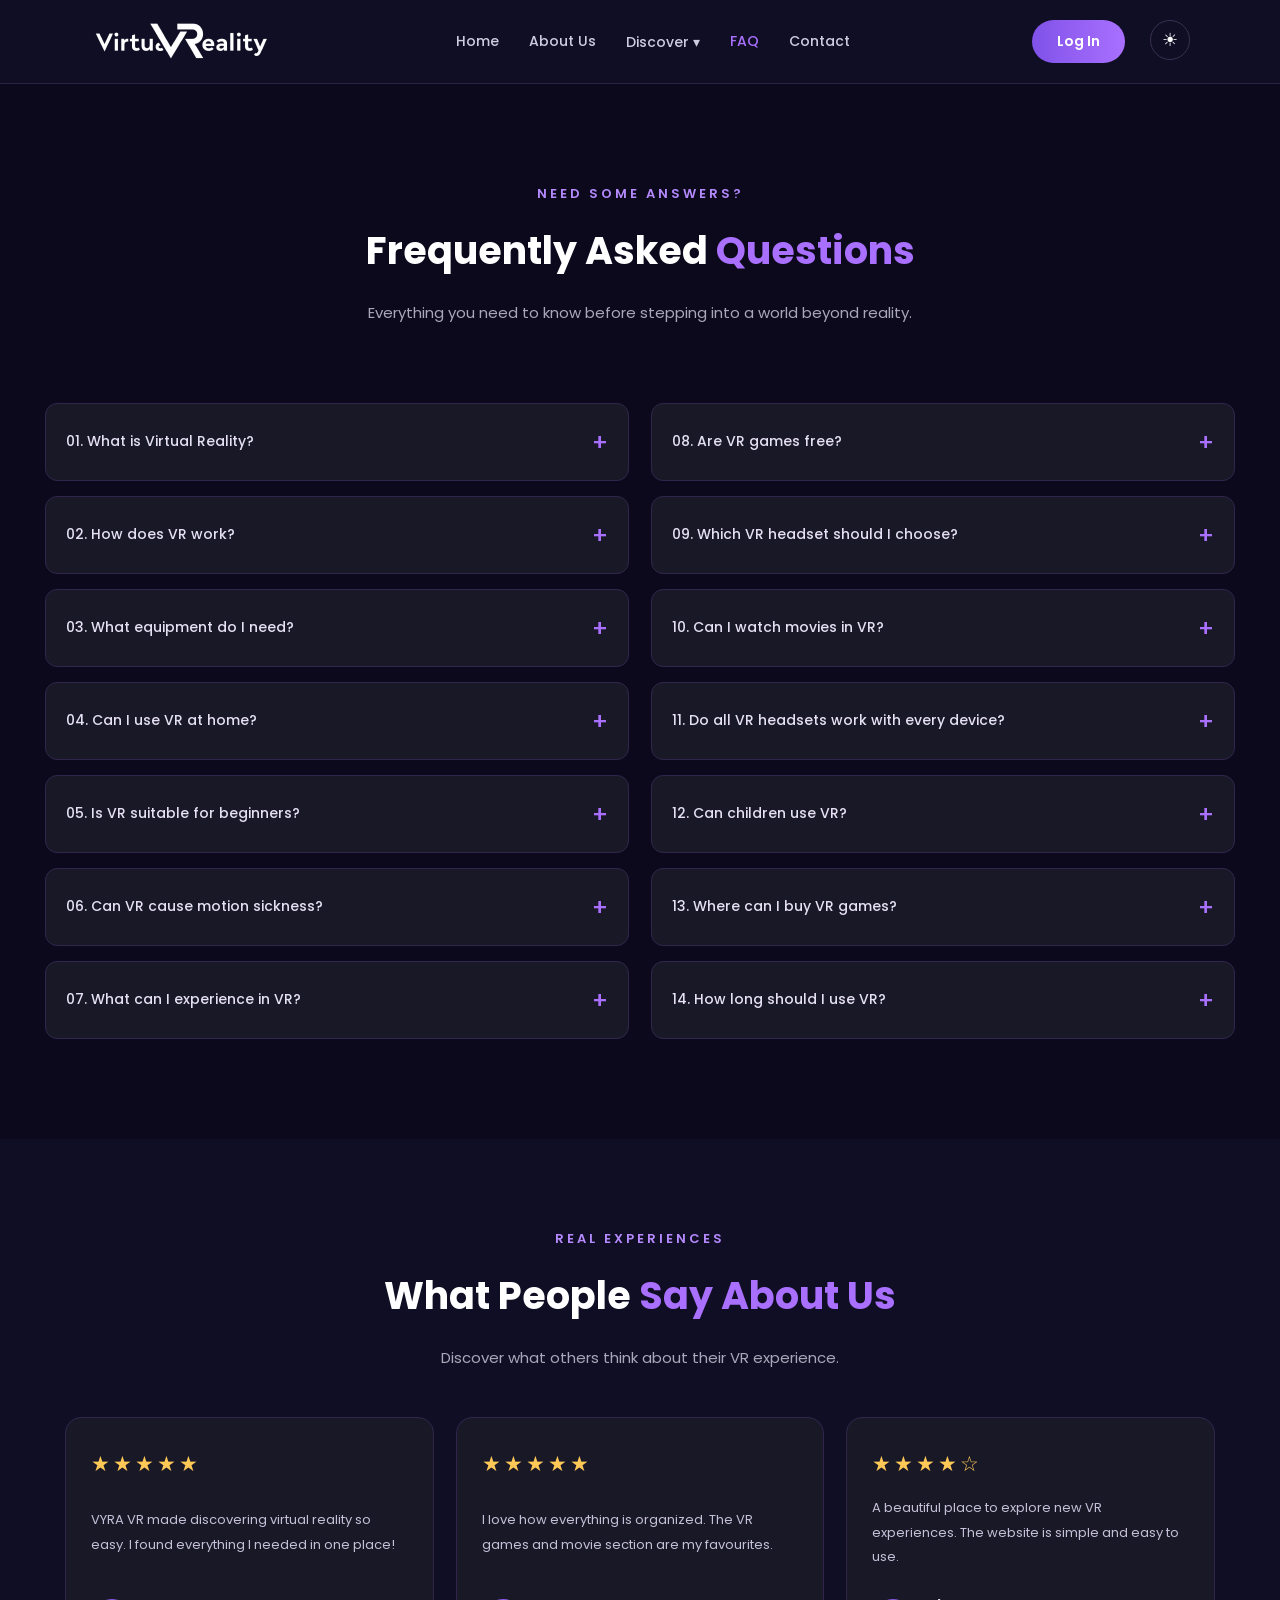
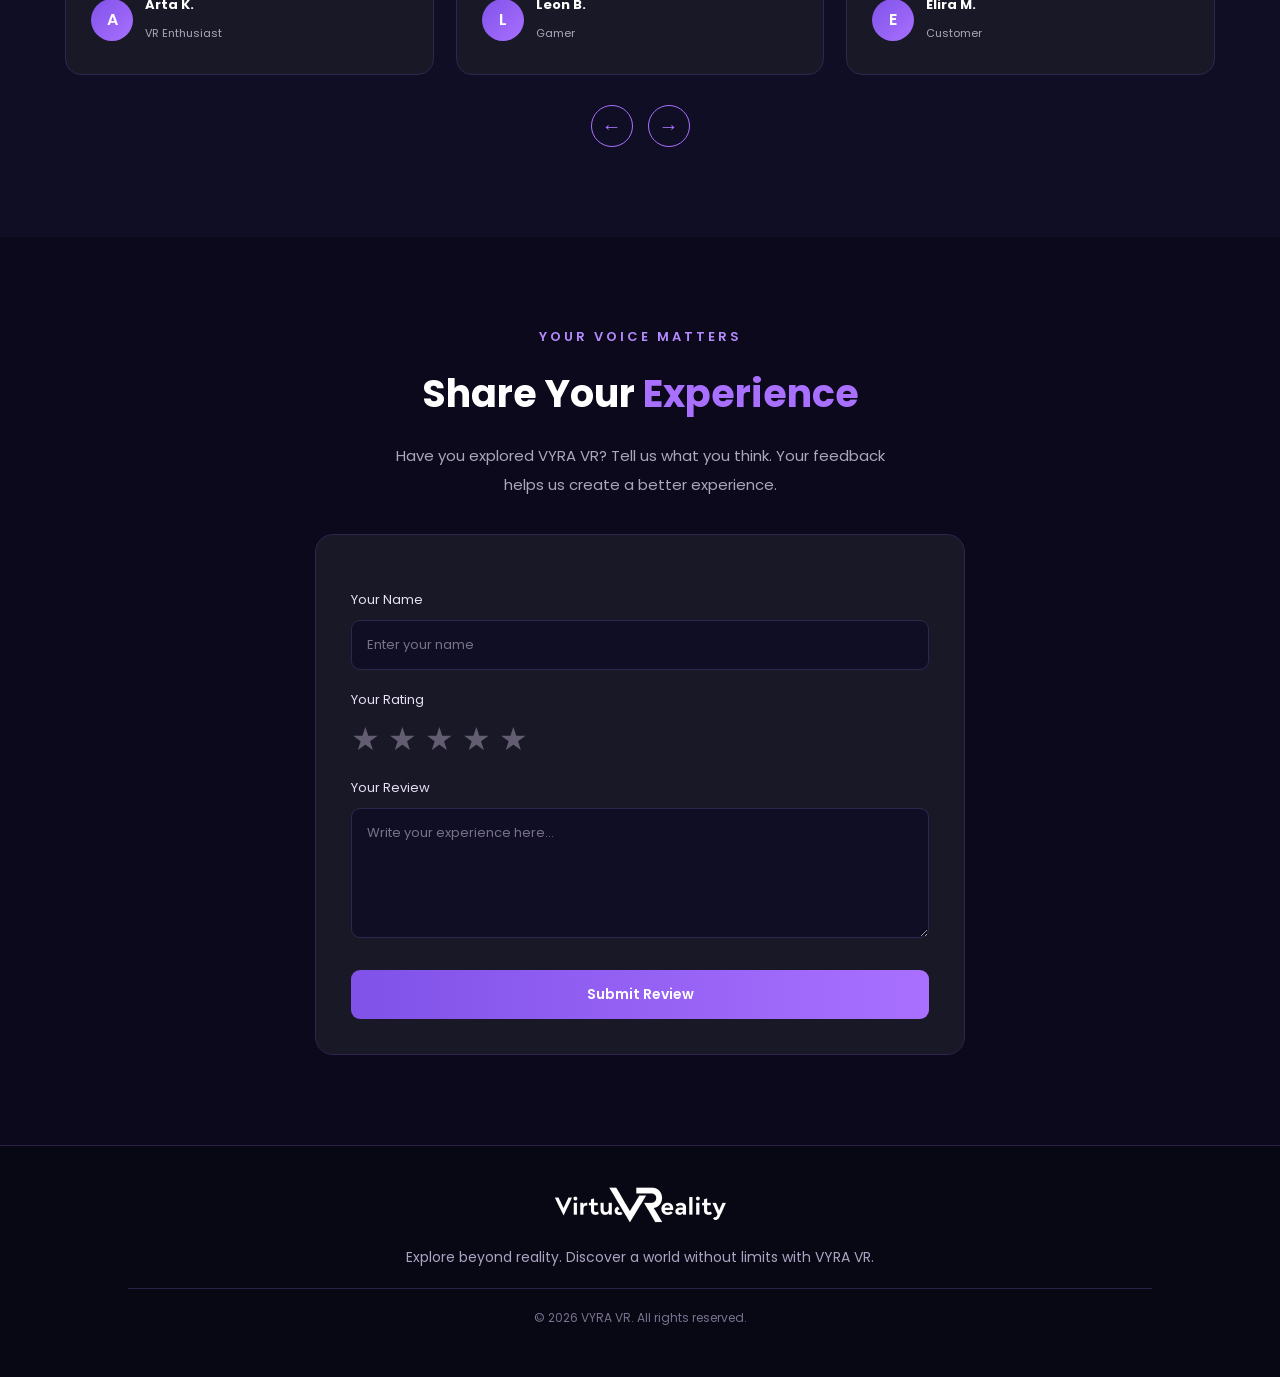
<file: HTML/faq.html>
<!DOCTYPE html>
<html lang="en">

<head>
    <meta charset="UTF-8">
    <meta name="viewport" content="width=device-width, initial-scale=1.0">
    <meta name="author" content="Verona Idrizi">

    <title>VYRA VR | FAQ & Reviews</title>

    <link rel="stylesheet" href="/style.css">

    <link href="https://fonts.googleapis.com/css2?family=Poppins:wght@300;400;500;600;700&display=swap"
        rel="stylesheet">
</head>

<body>

    <!-- NAVBAR -->
    <header>
        <nav class="navbar">

            <button class="menu-icon" id="menuButton">☰</button>

            <a href="/index.html" class="logo">
                <img src="/img/LogoDark.png" class="dark-logo" alt="VYRA VR">
                <img src="/img/LogoLight.png" class="light-logo" alt="VYRA VR">
            </a>

            <div class="nav-links">
                <a href="/index.html">Home</a>
                <a href="about.html">About Us</a>

                <div class="dropdown">
                    <a href="#">Discover ▾</a>

                    <ul class="dropdown-menu">
                        <li><a href="headsets.html">VR Headsets</a></li>
                        <li><a href="movies.html">VR Movies</a></li>
                        <li><a href="games.html">VR Games</a></li>
                    </ul>
                </div>

                <a href="faq.html" class="active">FAQ</a>
                <a href="contact.html">Contact</a>
            </div>

            <div class="nav-right">
                <a href="login.html" class="login-btn">Log In</a>
                <button id="themeButton">☀︎</button>
            </div>

        </nav>
    </header>


    <main>

        <!-- FAQ INTRO -->
        <section class="faq-hero">
            <p class="faq-small-title">NEED SOME ANSWERS?</p>

            <h1>Frequently Asked <span>Questions</span></h1>

            <p>
                Everything you need to know before stepping into
                a world beyond reality.
            </p>
        </section>


        <!-- FAQ QUESTIONS -->
        <section class="faq-section">

            <div class="faq-grid">

                <!-- LEFT COLUMN -->
                <div class="faq-column">

                    <div class="faq-item">
                        <button class="faq-question">
                            <span>01. What is Virtual Reality?</span>
                            <span class="faq-icon">+</span>
                        </button>
                        <div class="faq-answer">
                            <p>
                                Virtual Reality (VR) is a technology that creates
                                a computer-generated environment where users can
                                explore and interact with a digital world.
                            </p>
                        </div>
                    </div>

                    <div class="faq-item">
                        <button class="faq-question">
                            <span>02. How does VR work?</span>
                            <span class="faq-icon">+</span>
                        </button>
                        <div class="faq-answer">
                            <p>
                                VR uses a headset with screens and sensors to
                                create a 3D experience. It follows your head
                                movements so the virtual world feels real.
                            </p>
                        </div>
                    </div>

                    <div class="faq-item">
                        <button class="faq-question">
                            <span>03. What equipment do I need?</span>
                            <span class="faq-icon">+</span>
                        </button>
                        <div class="faq-answer">
                            <p>
                                You usually need a VR headset and controllers.
                                Some headsets work independently, while others
                                connect to a computer or gaming console.
                            </p>
                        </div>
                    </div>

                    <div class="faq-item">
                        <button class="faq-question">
                            <span>04. Can I use VR at home?</span>
                            <span class="faq-icon">+</span>
                        </button>
                        <div class="faq-answer">
                            <p>
                                Yes! Many VR headsets are designed for home use.
                                You only need enough safe space to move around
                                comfortably.
                            </p>
                        </div>
                    </div>

                    <div class="faq-item">
                        <button class="faq-question">
                            <span>05. Is VR suitable for beginners?</span>
                            <span class="faq-icon">+</span>
                        </button>
                        <div class="faq-answer">
                            <p>
                                Absolutely. Many VR experiences are beginner-friendly.
                                You can start with simple experiences and gradually
                                explore more advanced ones.
                            </p>
                        </div>
                    </div>

                    <div class="faq-item">
                        <button class="faq-question">
                            <span>06. Can VR cause motion sickness?</span>
                            <span class="faq-icon">+</span>
                        </button>
                        <div class="faq-answer">
                            <p>
                                Some people may feel dizzy or uncomfortable.
                                Taking breaks and starting with shorter sessions
                                can help.
                            </p>
                        </div>
                    </div>

                    <div class="faq-item">
                        <button class="faq-question">
                            <span>07. What can I experience in VR?</span>
                            <span class="faq-icon">+</span>
                        </button>
                        <div class="faq-answer">
                            <p>
                                You can play games, watch movies, explore places,
                                learn new skills and experience virtual environments
                                from around the world.
                            </p>
                        </div>
                    </div>

                </div>


                <!-- RIGHT COLUMN -->
                <div class="faq-column">

                    <div class="faq-item">
                        <button class="faq-question">
                            <span>08. Are VR games free?</span>
                            <span class="faq-icon">+</span>
                        </button>
                        <div class="faq-answer">
                            <p>
                                Some VR games are free, while others need to be
                                purchased. The price depends on the game and
                                the platform.
                            </p>
                        </div>
                    </div>

                    <div class="faq-item">
                        <button class="faq-question">
                            <span>09. Which VR headset should I choose?</span>
                            <span class="faq-icon">+</span>
                        </button>
                        <div class="faq-answer">
                            <p>
                                It depends on your budget and what you want to do.
                                Consider comfort, compatibility, performance
                                and available experiences.
                            </p>
                        </div>
                    </div>

                    <div class="faq-item">
                        <button class="faq-question">
                            <span>10. Can I watch movies in VR?</span>
                            <span class="faq-icon">+</span>
                        </button>
                        <div class="faq-answer">
                            <p>
                                Yes! You can watch regular movies on a virtual
                                cinema screen and explore specially created
                                360-degree video experiences.
                            </p>
                        </div>
                    </div>

                    <div class="faq-item">
                        <button class="faq-question">
                            <span>11. Do all VR headsets work with every device?</span>
                            <span class="faq-icon">+</span>
                        </button>
                        <div class="faq-answer">
                            <p>
                                No. Some headsets work independently, while others
                                require a compatible computer, console or phone.
                                Always check compatibility before buying.
                            </p>
                        </div>
                    </div>

                    <div class="faq-item">
                        <button class="faq-question">
                            <span>12. Can children use VR?</span>
                            <span class="faq-icon">+</span>
                        </button>
                        <div class="faq-answer">
                            <p>
                                Some VR devices have age recommendations and
                                safety guidelines. Always follow the headset
                                manufacturer's recommendations.
                            </p>
                        </div>
                    </div>

                    <div class="faq-item">
                        <button class="faq-question">
                            <span>13. Where can I buy VR games?</span>
                            <span class="faq-icon">+</span>
                        </button>
                        <div class="faq-answer">
                            <p>
                                VR games can be purchased through digital stores
                                that support your headset, such as its official
                                online store.
                            </p>
                        </div>
                    </div>

                    <div class="faq-item">
                        <button class="faq-question">
                            <span>14. How long should I use VR?</span>
                            <span class="faq-icon">+</span>
                        </button>
                        <div class="faq-answer">
                            <p>
                                It is a good idea to take regular breaks.
                                If you feel discomfort, dizziness or eye strain,
                                remove the headset and rest.
                            </p>
                        </div>
                    </div>

                </div>

            </div>

        </section>


        <!-- REVIEWS INTRO -->
        <section class="reviews-section">

            <div class="reviews-heading">
                <p class="faq-small-title">REAL EXPERIENCES</p>
                <h2>What People <span>Say About Us</span></h2>
                <p>Discover what others think about their VR experience.</p>
            </div>


            <!-- REVIEW SLIDER -->
            <div class="reviews-slider">

                <div class="reviews-track" id="reviewsTrack">

                    <article class="review-card">
                        <div class="review-stars">★★★★★</div>
                        <p class="review-text">
                            VYRA VR made discovering virtual reality so easy.
                            I found everything I needed in one place!
                        </p>
                        <div class="review-person">
                            <div class="review-avatar">A</div>
                            <div>
                                <h3>Arta K.</h3>
                                <span>VR Enthusiast</span>
                            </div>
                        </div>
                    </article>

                    <article class="review-card">
                        <div class="review-stars">★★★★★</div>
                        <p class="review-text">
                            I love how everything is organized. The VR games
                            and movie section are my favourites.
                        </p>
                        <div class="review-person">
                            <div class="review-avatar">L</div>
                            <div>
                                <h3>Leon B.</h3>
                                <span>Gamer</span>
                            </div>
                        </div>
                    </article>

                    <article class="review-card">
                        <div class="review-stars">★★★★☆</div>
                        <p class="review-text">
                            A beautiful place to explore new VR experiences.
                            The website is simple and easy to use.
                        </p>
                        <div class="review-person">
                            <div class="review-avatar">E</div>
                            <div>
                                <h3>Elira M.</h3>
                                <span>Customer</span>
                            </div>
                        </div>
                    </article>

                    <article class="review-card">
                        <div class="review-stars">★★★★★</div>
                        <p class="review-text">
                            The whole experience feels modern. I especially
                            like discovering different VR headsets.
                        </p>
                        <div class="review-person">
                            <div class="review-avatar">D</div>
                            <div>
                                <h3>Drin H.</h3>
                                <span>VR Explorer</span>
                            </div>
                        </div>
                    </article>

                </div>

            </div>

            <div class="review-slider-buttons">
                <button id="reviewPrev" aria-label="Previous reviews">←</button>
                <button id="reviewNext" aria-label="Next reviews">→</button>
            </div>

        </section>


        <!-- WRITE A REVIEW -->
        <section class="write-review-section">

            <div class="write-review-content">

                <p class="faq-small-title">YOUR VOICE MATTERS</p>

                <h2>Share Your <span>Experience</span></h2>

                <p class="write-review-description">
                    Have you explored VYRA VR? Tell us what you think.
                    Your feedback helps us create a better experience.
                </p>

                <form id="reviewForm" class="review-form">

                    <label for="reviewName">Your Name</label>
                    <input type="text" id="reviewName" placeholder="Enter your name" required>

                    <label>Your Rating</label>

                    <div class="star-rating" id="starRating">
                        <button type="button" data-rating="1">★</button>
                        <button type="button" data-rating="2">★</button>
                        <button type="button" data-rating="3">★</button>
                        <button type="button" data-rating="4">★</button>
                        <button type="button" data-rating="5">★</button>
                    </div>

                    <input type="hidden" id="ratingValue" value="0">

                    <label for="reviewComment">Your Review</label>
                    <textarea id="reviewComment" placeholder="Write your experience here..." rows="5"
                        required></textarea>

                    <button type="submit" class="submit-review-btn">
                        Submit Review
                    </button>

                </form>

            </div>

        </section>

    </main>


    <!-- FOOTER -->
    <footer>
        <div class="footer-content">

            <a href="/index.html" class="logo">
                <img src="/img/LogoDark.png" class="dark-logo" alt="VYRA VR">
                <img src="/img/LogoLight.png" class="light-logo" alt="VYRA VR">
            </a>

            <p>
                Explore beyond reality. Discover a world without limits
                with VYRA VR.
            </p>

        </div>

        <p class="copyright">
            © 2026 VYRA VR. All rights reserved.
        </p>
    </footer>


    <script src="/script.js"></script>

</body>

</html>
</file>
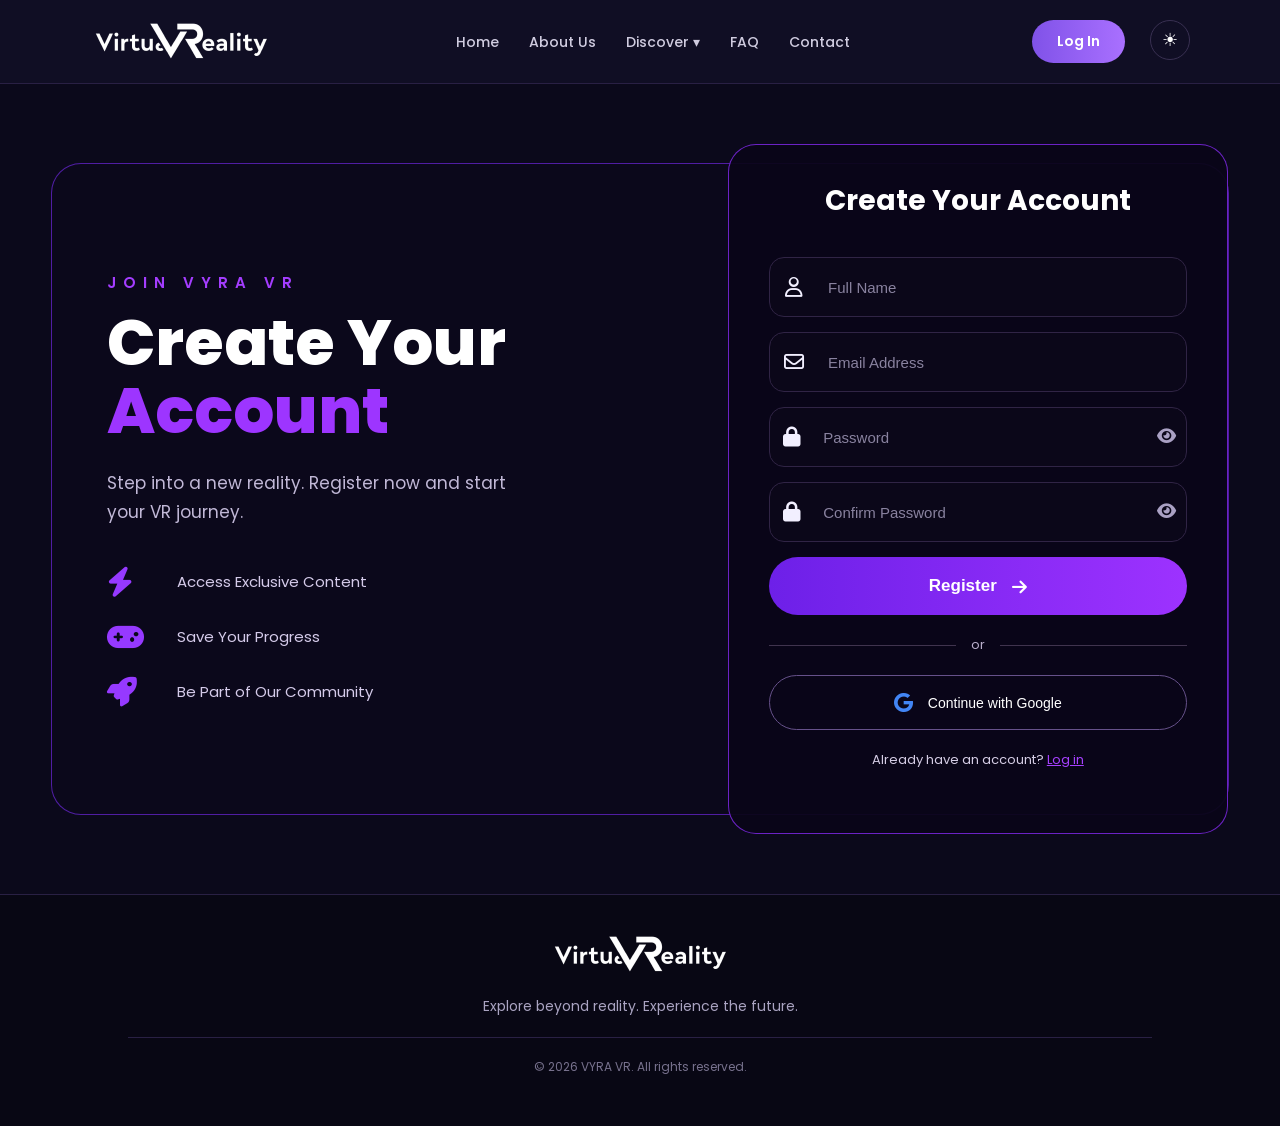
<file: HTML/register.html>
<!DOCTYPE html>
<html lang="en">

<head>
    <meta charset="UTF-8">
    <meta name="viewport" content="width=device-width, initial-scale=1.0">
    <meta name="author" content="Ledian Gashi">
    <title>VYRA VR | Explore Beyond Reality</title>
    <!-- <link rel="stylesheet" href="/style.css"> -->
    <link rel="stylesheet" href="/CSS/register.css">
    <link href="https://fonts.googleapis.com/css2?family=Poppins:wght@300;400;500;600;700;800&display=swap"
        rel="stylesheet">
    <link rel="stylesheet" href="https://cdnjs.cloudflare.com/ajax/libs/font-awesome/6.5.0/css/all.min.css">
</head>

<body>
    <header>
        <nav class="navbar">
            <a href="/index.html" class="logo">
                <img src="/img/LogoDark.png" class="dark-logo" alt="VYRA VR">
                <img src="/img/LogoLight.png" class="light-logo" alt="VYRA VR">
            </a>

            <ul class="nav-links">
                <li><a href="/index.html">Home</a></li>
                <li><a href="about.html">About Us</a></li>
                <li class="dropdown">
                    <a href="#">Discover ▾</a>
                    <ul class="dropdown-menu">
                        <li><a href="headsets.html">VR Headsets</a></li>
                        <li><a href="movies.html">VR Movies</a></li>
                        <li><a href="games.html">VR Games</a></li>
                    </ul>
                </li>
                <li><a href="faq.html">FAQ</a></li>
                <li><a href="contact.html">Contact</a></li>
            </ul>

            <div class="nav-right">
                <a href="login.html" class="login-btn active">Log In</a>
                <button id="themeButton">☀︎</button>
            </div>

            <button class="menu-icon" id="menuButton">☰</button>
        </nav>

    </header>



    <main class="register-page">

        <section class="register-container">

            <!-- LEFT SIDE -->
            <div class="register-hero">
                <div class="register-hero-content">
                    <p class="register-eyebrow">JOIN VYRA VR</p>

                    <h1>
                        Create Your
                        <span>Account</span>
                    </h1>

                    <p class="register-description">
                        Step into a new reality. Register now
                        and start your VR journey.
                    </p>

                    <div class="register-benefits">
                        <div class="register-benefit">
                            <i class="fa-solid fa-bolt"></i>
                            <span>Access Exclusive Content</span>
                        </div>

                        <div class="register-benefit">
                            <i class="fa-solid fa-gamepad"></i>
                            <span>Save Your Progress</span>
                        </div>

                        <div class="register-benefit">
                            <i class="fa-solid fa-rocket"></i>
                            <span>Be Part of Our Community</span>
                        </div>
                    </div>
                </div>
            </div>

            <!-- RIGHT SIDE / FORM CARD -->
            <div class="register-card">

                <h2 class="register-title">Create Your Account</h2>

                <!-- REGISTER FORM -->
                <form id="registerForm" class="register-form">

                    <div class="register-input-group">
                        <i class="fa-regular fa-user"></i>
                        <input type="text" id="fullName" placeholder="Full Name" autocomplete="name" required>
                    </div>

                    <div class="register-input-group">
                        <i class="fa-regular fa-envelope"></i>
                        <input type="email" id="registerEmail" placeholder="Email Address" autocomplete="email"
                            required>
                    </div>

                    <div class="register-input-group">
                        <i class="fa-solid fa-lock"></i>
                        <input type="password" id="registerPassword" placeholder="Password" autocomplete="new-password"
                            minlength="8" required>

                        <button type="button" class="register-password-toggle" data-target="registerPassword"
                            aria-label="Show password">
                            <i class="fa-solid fa-eye"></i>
                        </button>
                    </div>

                    <div class="register-input-group">
                        <i class="fa-solid fa-lock"></i>
                        <input type="password" id="confirmPassword" placeholder="Confirm Password"
                            autocomplete="new-password" minlength="8" required>

                        <button type="button" class="register-password-toggle" data-target="confirmPassword"
                            aria-label="Show password">
                            <i class="fa-solid fa-eye"></i>
                        </button>
                    </div>

                    <button type="submit" class="register-submit">
                        <span>Register</span>
                        <i class="fa-solid fa-arrow-right"></i>
                    </button>

                    <div class="register-separator">
                        <span></span>
                        <p>or</p>
                        <span></span>
                    </div>

                    <button type="button" class="register-google" id="googleButton">
                        <i class="fa-brands fa-google"></i>
                        <span>Continue with Google</span>
                    </button>

                </form>

                <p class="register-bottom-text">
                    Already have an account?
                    <a href="login.html">Log in</a>
                </p>

                <p class="register-message" id="formMessage"></p>

            </div>
        </section>
    </main>


    <footer>
        <a href="/index.html" class="logo">
            <img src="/img/LogoDark.png" class="dark-logo" alt="VYRA VR">
            <img src="/img/LogoLight.png" class="light-logo" alt="VYRA VR">
        </a>
        <p>Explore beyond reality. Experience the future.</p>
        <p class="copyright">© 2026 VYRA VR. All rights reserved.</p>
    </footer>

    <!-- <script src="/script.js"></script> -->
    <script src="/JS/register.js"></script>

</body>

</html>
</file>
<file: style.css>
/* 
1. GENERAL SETTINGS
 */

* {
    margin: 0;
    padding: 0;
    box-sizing: border-box;
}


body {
    font-family: 'Poppins', sans-serif;
    background-color: #0b091b;
    color: white;
}

/*

2. HEADER AND NAVIGATION */

header {
    width: 100%;
    background-color: #100e24;
    padding: 20px 7%;
    border-bottom: 1px solid #292044;
}

.navbar {
    display: flex;
    justify-content: space-between;
    align-items: center;
}

/* Logo Sizing & Switching */

.logo {
    display: flex;
    align-items: center;
}

.logo img {
    width: 183px;
    height: auto;
}

.light-logo {
    display: none;
}

.dark-logo {
    display: block;
}

body.light .dark-logo {
    display: none !important;
}

body.light .light-logo {
    display: block !important;
}

/* Navigation Links */

.nav-links {
    display: flex;
    align-items: center;
    gap: 30px;
    list-style: none;
}

.nav-links a {
    color: #d0cce0;
    text-decoration: none;
    font-size: 14px;
    font-weight: 500;
    transition: 0.3s;
}

.nav-links a:hover,
.nav-links a.active {
    color: #a970ff;
}

.nav-right {
    display: flex;
    gap: 25px;
}

/* Discover Dropdown */

.dropdown {
    position: relative;
}

.dropdown-menu {
    display: none;
    position: absolute;
    top: 100%;
    left: 0;
    background-color: #1b1734;
    min-width: 180px;
    list-style: none;
    border-radius: 12px;
    padding: 10px;
    border: 1px solid #393052;
}

.dropdown-menu li a {
    display: block;
    padding: 12px;
}

.dropdown-menu li a:hover {
    background-color: #30244d;
    border-radius: 8px;
}

.dropdown:hover .dropdown-menu {
    display: block;
}

/* Login Button */

.login-btn {
    background: linear-gradient(90deg, #8052e8, #a970ff);
    color: white;
    text-decoration: none;
    padding: 11px 25px;
    border-radius: 25px;
    font-size: 14px;
    font-weight: 600;
    transition: 0.3s;
}

.login-btn:hover {
    transform: translateY(-3px);
    box-shadow: 0 5px 20px rgba(169, 112, 255, 0.3);
}

/* Theme Button */

#themeButton {
    background: none;
    border: 1px solid #393052;
    border-radius: 50%;
    width: 40px;
    height: 40px;
    display: flex;
    align-items: center;
    justify-content: center;
    cursor: pointer;
    font-size: 18px;
    color: white;
    transition: 0.3s;
}

#themeButton:hover {
    border-color: #a970ff;
    transform: translateY(-2px);
}

/* Mobile Menu Icon */

.menu-icon {
    display: none;
    background: none;
    border: none;
    color: white;
    font-size: 28px;
    cursor: pointer;
}


/* HOME PAGE */


/* 
3. HERO SECTION
*/

.hero {
    min-height: 620px;
    display: flex;
    justify-content: space-between;
    align-items: center;
    gap: 50px;
    padding: 80px 10%;
    background: linear-gradient(
        120deg,
        #0b091b,
        #17112f,
        #241447
    );
}

/* Hero Text */

.hero-content {
    flex: 1;
}

.small-title {
    color: #b58aff;
    font-size: 13px;
    font-weight: 600;
    letter-spacing: 3px;
    margin-bottom: 22px;
}

.hero h1 {
    font-size: 58px;
    font-weight: 800;
    line-height: 1.2;
    margin-bottom: 25px;
}

.hero h1 span {
    color: #a970ff;
}

.description {
    color: #c5c0d8;
    font-size: 15px;
    line-height: 1.9;
    max-width: 550px;
    margin-bottom: 30px;
}


/*
4. HERO BUTTONS
 */

.hero-buttons {
    display: flex;
    align-items: center;
    gap: 15px;
    flex-wrap: wrap;
}

.primary-btn {
    display: inline-block;
    background: linear-gradient(90deg, #8052e8, #a970ff);
    color: white;
    text-decoration: none;
    padding: 14px 27px;
    border-radius: 30px;
    font-size: 14px;
    font-weight: 600;
    transition: 0.3s;
}

.primary-btn:hover {
    transform: translateY(-4px);
    box-shadow: 0 8px 20px rgba(169, 112, 255, 0.3);
}

.secondary-btn {
    display: inline-block;
    border: 1px solid #a970ff;
    color: white;
    text-decoration: none;
    padding: 13px 27px;
    border-radius: 30px;
    font-size: 14px;
    transition: 0.3s;
}

.secondary-btn:hover {
    background-color: #a970ff;
}


/*
5. HERO STATISTICS
 */

.hero-stats {
    display: flex;
    gap: 55px;
    margin-top: 55px;
}

.hero-stats article h3 {
    color: #b58aff;
    font-size: 28px;
    margin-bottom: 5px;
}

.hero-stats article p {
    color: #aaa4c2;
    font-size: 13px;
}


/*
6. 15K USERS CARD
 */

.hero-right {
    flex: 1;
    display: flex;
    justify-content: center;
    align-items: center;
}

.users-card {
    width: 330px;
    height: 330px;
    background: linear-gradient(
        135deg,
        #6553d9,
        #8955e8,
        #b078ff
    );
    border-radius: 30px;
    display: flex;
    flex-direction: column;
    justify-content: center;
    align-items: center;
    text-align: center;
    text-decoration: none;
    color: white;
    padding: 25px;
    box-shadow: 0 15px 45px rgba(137, 85, 232, 0.25);
    transition: 0.4s;
}

.users-card:hover {
    transform: translateY(-10px) scale(1.03);
    box-shadow: 0 20px 50px rgba(137, 85, 232, 0.4);
}

.users-icon {
    font-size: 45px;
    margin-bottom: 10px;
}

.users-card h2 {
    font-size: 58px;
    font-weight: 800;
    margin-bottom: 5px;
}

.users-card h3 {
    font-size: 21px;
    margin-bottom: 12px;
}

.users-card p {
    color: #eee7ff;
    font-size: 13px;
    line-height: 1.7;
    margin-bottom: 20px;
}

.users-card span {
    background-color: white;
    color: #7951d8;
    padding: 10px 22px;
    border-radius: 25px;
    font-size: 13px;
    font-weight: 700;
}


/* 
7. ABOUT VIRTUAL REALITY SECTION
*/

.about-section {
    padding: 100px 10%;
    text-align: center;
    background-color: #100e24;
}

.section-label {
    color: #a970ff;
    font-size: 13px;
    font-weight: 600;
    letter-spacing: 3px;
    margin-bottom: 18px;
}

.about-section h2,
.discover-section h2 {
    font-size: 36px;
    font-weight: 700;
    margin-bottom: 25px;
}

.about-section h2 span,
.discover-section h2 span {
    color: #a970ff;
}

.about-text {
    max-width: 800px;
    margin: 0 auto 25px;
    color: #c5c0d8;
    font-size: 15px;
    line-height: 2;
}

.text-link {
    display: inline-block;
    color: #b58aff;
    text-decoration: none;
    font-weight: 600;
    font-size: 14px;
    transition: 0.3s;
}

.text-link:hover {
    color: white;
}


/* 8. DISCOVER SECTION */

.discover-section {
    padding: 100px 10%;
    text-align: center;
    background: linear-gradient(
        120deg,
        #0b091b,
        #15102b
    );
}

.discover-description {
    color: #c5c0d8;
    font-size: 15px;
    margin-bottom: 45px;
}


/* 
9. DISCOVER CARDS
 */

.discover-cards {
    display: flex;
    justify-content: center;
    align-items: stretch;
    gap: 25px;
    flex-wrap: wrap;
}

.card {
    flex: 1;
    min-width: 220px;
    max-width: 330px;
    background-color: #19152f;
    border: 1px solid #30264d;
    border-radius: 20px;
    padding: 35px 25px;
    text-align: left;
    transition: 0.3s;
}

.card:hover {
    transform: translateY(-10px);
    border-color: #a970ff;
    box-shadow: 0 10px 30px rgba(137, 85, 232, 0.15);
}

/* Card Icons */

.card-icon {
    font-size: 40px;
    margin-bottom: 20px;
}

.card h3 {
    color: #b58aff;
    font-size: 21px;
    margin-bottom: 15px;
}

.card p {
    color: #c5c0d8;
    font-size: 14px;
    line-height: 1.8;
    margin-bottom: 22px;
}

.card a {
    color: #b58aff;
    text-decoration: none;
    font-size: 14px;
    font-weight: 600;
    transition: 0.3s;
}

.card a:hover {
    color: white;
}


/* 
10. FINAL SECTION
 */

.final-section {
    padding: 90px 10%;
    text-align: center;
    background: linear-gradient(
        120deg,
        #31205d,
        #6544b5,
        #392064
    );
}

.final-section h2 {
    font-size: 34px;
    margin-bottom: 18px;
}

.final-section p {
    color: #e0d8f4;
    font-size: 15px;
    margin-bottom: 30px;
}

.final-btn {
    display: inline-block;
    background-color: white;
    color: #7650d2;
    text-decoration: none;
    padding: 14px 30px;
    border-radius: 30px;
    font-weight: 700;
    font-size: 14px;
    transition: 0.3s;
}

.final-btn:hover {
    transform: translateY(-4px);
    box-shadow: 0 8px 20px rgba(0, 0, 0, 0.2);
}


/* About Us Page */

.section-heading {
    text-align: center;
    max-width: 650px;
    margin: 0 auto 55px;
}

.section-heading h2 {
    font-size: 38px;
    font-weight: 700;
    color: white;
    margin-bottom: 15px;
}

.section-heading h2 span {
    color: #a970ff;
}

.section-heading > p:last-child {
    color: #aaa7ba;
    font-size: 15px;
    line-height: 1.8;
}


/* ABOUT HERO */

.about-hero {
    min-height: 650px;
    padding: 100px 9%;
    display: flex;
    align-items: center;
    justify-content: space-between;
    gap: 70px;
}

.about-hero-content {
    flex: 1;
    max-width: 550px;
}

.about-hero-content h1 {
    color: white;
    font-size: 55px;
    line-height: 1.2;
    margin-bottom: 25px;
}

.about-hero-content h1 span {
    color: #a970ff;
    display: block;
}

.about-hero-content > p:not(.section-label) {
    color: #aaa7ba;
    font-size: 16px;
    line-height: 1.9;
    margin-bottom: 35px;
}

.about-btn {
    display: inline-block;
    padding: 14px 27px;
    background: linear-gradient(110deg, #7655f5, #9c63ff);
    color: white;
    text-decoration: none;
    font-size: 14px;
    font-weight: 600;
    border-radius: 7px;
    transition: 0.3s;
}

.about-btn:hover {
    transform: translateY(-4px);
    box-shadow: 0 8px 25px rgba(133, 94, 255, 0.3);
}

.about-hero-image {
    flex: 1;
    max-width: 550px;
    height: 400px;
    position: relative;
}

.about-hero-image::before {
    content: "";
    position: absolute;
    inset: -12px;
    border: 1px solid rgba(169, 112, 255, 0.4);
    border-radius: 18px;
}

.about-hero-image img {
    width: 100%;
    height: 100%;
    object-fit: cover;
    border-radius: 15px;
    position: relative;
}


/* MISSION AND VISION */

.mission-section {
    padding: 100px 9%;
    background: #0b091b;
}

.mission-cards {
    display: flex;
    justify-content: center;
    gap: 30px;
    max-width: 1100px;
    margin: auto;
}

.mission-card {
    background: #191827;
    border: 1px solid #29263d;
    border-radius: 14px;
    padding: 40px;
    transition: 0.3s;
    flex: 1;
}

.mission-card:hover {
    transform: translateY(-7px);
    border-color: #8063ef;
}

.mission-icon {
    font-size: 35px;
    margin-bottom: 20px;
}

.mission-card h3 {
    color: white;
    font-size: 23px;
    margin-bottom: 15px;
}

.mission-card p {
    color: #aaa7ba;
    font-size: 14px;
    line-height: 1.9;
}


/* WHAT WE OFFER */

.offer-section {
    padding: 110px 9%;
}

.offer-cards {
    display: flex;
    justify-content: center;
    flex-wrap: wrap;
    gap: 25px;
    max-width: 1200px;
    margin: auto;
}

.offer-card {
    background: #151421;
    border: 1px solid #29263d;
    border-radius: 13px;
    overflow: hidden;
    transition: 0.3s;
    width: 30%;
}

.offer-card:hover {
    transform: translateY(-8px);
    border-color: #8063ef;
}

.offer-image {
    height: 220px;
    overflow: hidden;
}

.offer-image img {
    width: 100%;
    height: 100%;
    object-fit: cover;
    transition: 0.4s;
}

.offer-card:hover .offer-image img {
    transform: scale(1.06);
}

.offer-content {
    padding: 25px;
}

.offer-number {
    color: #a970ff;
    font-size: 11px;
    font-weight: 600;
    letter-spacing: 1.5px;
    margin-bottom: 12px;
}

.offer-content h3 {
    color: white;
    font-size: 21px;
    margin-bottom: 12px;
}

.offer-content > p:not(.offer-number) {
    color: #aaa7ba;
    font-size: 13px;
    line-height: 1.8;
    min-height: 95px;
    margin-bottom: 20px;
}

.offer-content a {
    color: #a970ff;
    text-decoration: none;
    font-size: 13px;
    font-weight: 600;
    transition: 0.3s;
}

.offer-content a:hover {
    color: white;
}


/* WHY CHOOSE VYRA */

.why-section {
    padding: 100px 9%;
    background: #0b091b;
}

.why-grid {
    display: flex;
    flex-wrap: wrap;
    justify-content: center;
    gap: 20px;
    max-width: 1200px;
    margin: auto;
}

.why-card {
    background: #191827;
    border: 1px solid #29263d;
    border-radius: 12px;
    padding: 30px 22px;
    transition: 0.3s;
    width: 23%;
}

.why-card:hover {
    border-color: #8063ef;
    transform: translateY(-6px);
}

.why-icon {
    width: 55px;
    height: 55px;
    display: flex;
    align-items: center;
    justify-content: center;
    background: rgba(169, 112, 255, 0.12);
    border-radius: 12px;
    font-size: 25px;
    margin-bottom: 22px;
}

.why-card h3 {
    color: white;
    font-size: 17px;
    margin-bottom: 12px;
}

.why-card p {
    color: #aaa7ba;
    font-size: 13px;
    line-height: 1.8;
}


/* OUR TEAM */

.team-section {
    padding: 110px 9% 50px;
}

.team-cards {
    display: flex;
    flex-wrap: wrap;
    justify-content: center;
    gap: 25px;
    max-width: 1200px;
    margin: auto;
}

.team-card {
    background: #151421;
    border: 1px solid #29263d;
    border-radius: 13px;
    overflow: hidden;
    transition: 0.3s;
    width: 23%;
}

.team-card:hover {
    transform: translateY(-7px);
    border-color: #8063ef;
}

.team-image {
    height: 280px;
    overflow: hidden;
}

.team-image img {
    width: 100%;
    height: 100%;
    object-fit: cover;
    transition: 0.4s;
}

.team-card:hover .team-image img {
    transform: scale(1.05);
}

.team-info {
    padding: 20px;
    text-align: center;
}

.team-info h3 {
    color: white;
    font-size: 17px;
    margin-bottom: 7px;
}

.team-info p {
    color: #a970ff;
    font-size: 12px;
}


/* JOIN OUR TEAM */

.join-team {
    max-width: 1200px;
    margin: 0 auto 75px;
    padding: 35px 40px;

    display: flex;
    align-items: center;
    justify-content: space-between;
    gap: 30px;

    background: #191827;
    border: 1px solid #30264f;
    border-radius: 13px;
}

.join-team-content h3 {
    color: white;
    font-size: 22px;
    margin-bottom: 10px;
}

.join-team-content p {
    color: #aaa7ba;
    font-size: 13px;
    line-height: 1.8;
    max-width: 600px;
}

.join-team-btn {
    flex-shrink: 0;
    padding: 13px 24px;

    background: linear-gradient(110deg, #7655f5, #9c63ff);
    color: white;

    text-decoration: none;
    font-size: 13px;
    font-weight: 600;
    border-radius: 7px;

    transition: 0.3s;
}

.join-team-btn:hover {
    transform: translateY(-3px);
    box-shadow: 0 8px 20px rgba(133, 94, 255, 0.3);
}


/* FINAL CTA */

.about-final {
    margin: 75px 9% 100px;
    padding: 85px 30px;
    text-align: center;
    border-radius: 18px;
    background:
        radial-gradient(
            circle at 50% 100%,
            rgba(115, 77, 255, 0.25),
            transparent 60%
        ),
        linear-gradient(135deg, #19152e, #11101c);
    border: 1px solid #30264f;
}

.about-final h2 {
    color: white;
    font-size: 43px;
    margin-bottom: 18px;
}

.about-final h2 span {
    color: #a970ff;
    display: block;
}

.about-final > p:not(.section-label) {
    color: #aaa7ba;
    font-size: 14px;
    margin-bottom: 30px;
    line-height: 1.8;
}


/* FOOTER */

footer {
    background-color: #080714;
    padding: 40px 10%;
    text-align: center;
    border-top: 1px solid #292044;
}

footer .logo {
    display: inline-block;
    margin-bottom: 15px;
    color: white;
    font-size: 25px;
    font-weight: 800;
    text-decoration: none;
    justify-content: center;

}

footer .logo span {
    color: #a970ff;
}

footer p {
    color: #aaa4c2;
    font-size: 14px;
    margin-bottom: 10px;
}

footer .copyright {
    font-size: 12px;
    margin-top: 20px;
    padding-top: 20px;
    border-top: 1px solid #292044;
    color: #77718d;
}

/* LIGHT MODE */

body.light {
    background: white !important;
    color: #171326 !important;
}

body.light *:not(header):not(header *):not(nav):not(nav *) {
    background-color: transparent !important;
    background-image: none !important;
    color: #171326 !important;
}

body.light *:not(.active):not(.dropdown-menu a):not(.login-btn){
    color: #171326 !important;
}


/* Navbar */
body.light header {
    background: white !important;
    border-bottom: 1px solid #dddddd !important;
}

body.light .navbar {
    display: flex !important;
    justify-content: space-between !important;
    align-items: center !important;
}

body.light .logo {
    display: flex !important;
    align-items: center !important;
}

body.light .logo img {
    width: 183px !important;
    height: auto !important;
}

body.light .login-btn {
    background: linear-gradient(90deg, #8052e8, #a970ff) !important;
    color: white !important;
}

body.light #themeButton {
    border: 1px solid #dddddd !important;
    color: #171326 !important;
    background: transparent !important;
}

/* Cards */
body.light .mission-card,
body.light .offer-card,
body.light .why-card,
body.light .team-card,
body.light .discover-card {
    background: #f1eff5 !important;
}

/* Footer */
body.light footer {
    background: #f1eff5 !important;
}



/* faq page */

.faq-hero {
    text-align: center;
    padding: 100px 20px 55px;
}

.faq-small-title {
    color: #b58aff;
    font-size: 13px;
    font-weight: 600;
    letter-spacing: 3px;
    margin-bottom: 18px;
}

.faq-hero h1,
.reviews-heading h2,
.write-review-content h2 {
    font-size: 38px;
    font-weight: 700;
    margin-bottom: 20px;
}

.faq-hero h1 span,
.reviews-heading h2 span,
.write-review-content h2 span {
    color: #a970ff;
}

.faq-hero > p:last-child,
.reviews-heading > p:last-child,
.write-review-description {
    color: #aaa7ba;
    font-size: 15px;
    line-height: 1.9;
}


/* faq 2 kolona */

.faq-section {
    max-width: 1250px;
    margin: 0 auto;
    padding: 20px 30px 100px;
}

.faq-grid {
    display: grid;
    grid-template-columns: 1fr 1fr;
    gap: 22px;
    align-items: start;
}

.faq-column {
    display: flex;
    flex-direction: column;
    gap: 15px;
}

.faq-item {
    background: #191827;
    border: 1px solid #30264d;
    border-radius: 12px;
    overflow: hidden;
    transition: 0.3s;
}

.faq-item:hover {
    border-color: #a970ff;
    transform: translateY(-2px);
}

.faq-question {
    width: 100%;
    background: transparent;
    border: none;
    padding: 21px 20px;

    display: flex;
    justify-content: space-between;
    align-items: center;
    gap: 12px;

    color: #e5e0f3;
    font-family: 'Poppins', sans-serif;
    font-size: 14px;
    font-weight: 500;
    text-align: left;
    cursor: pointer;
}

.faq-icon {
    color: #a970ff;
    font-size: 23px;
    flex-shrink: 0;
    transition: 0.3s;
}

.faq-item.active .faq-icon {
    transform: rotate(45deg);
}

.faq-answer {
    max-height: 0;
    overflow: hidden;
    transition: max-height 0.4s ease;
}

.faq-answer p {
    color: #aaa7ba;
    font-size: 13px;
    line-height: 1.9;
    padding: 0 20px 20px;
}


/* costumer review */

.reviews-section {
    padding: 90px 30px;
    background: #100e24;
    text-align: center;
}

.reviews-heading {
    margin-bottom: 45px;
}

.reviews-slider {
    max-width: 1150px;
    margin: auto;
    overflow: hidden;
}

.reviews-track {
    display: flex;
    gap: 22px;
    transition: transform 0.8s ease;
}

.review-card {
    flex: 0 0 calc((100% - 44px) / 3);
    min-width: 0;
    box-sizing: border-box;

    background: #191827;
    border: 1px solid #30264d;
    border-radius: 16px;
    padding: 30px 25px;

    text-align: left;
    min-height: 240px;

    display: flex;
    flex-direction: column;
    justify-content: space-between;
}

.review-stars {
    color: #ffc857;
    font-size: 21px;
    letter-spacing: 3px;
    margin-bottom: 17px;
}

.review-text {
    color: #c5c0d8;
    font-size: 13px;
    line-height: 1.9;
    margin-bottom: 25px;
}

.review-person {
    display: flex;
    align-items: center;
    gap: 12px;
}

.review-avatar {
    width: 42px;
    height: 42px;
    flex-shrink: 0;
    border-radius: 50%;

    background: linear-gradient(135deg, #8052e8, #a970ff);

    display: flex;
    justify-content: center;
    align-items: center;

    color: white;
    font-weight: 600;
}

.review-person h3 {
    color: white;
    font-size: 13px;
    margin-bottom: 4px;
}

.review-person span {
    color: #aaa7ba;
    font-size: 11px;
}


/* review buttons */

.review-slider-buttons {
    display: flex;
    justify-content: center;
    gap: 15px;
    margin-top: 30px;
}

.review-slider-buttons button {
    width: 42px;
    height: 42px;

    border-radius: 50%;
    border: 1px solid #a970ff;

    background: transparent;
    color: #a970ff;

    font-size: 20px;
    cursor: pointer;
    transition: 0.3s;
}

.review-slider-buttons button:hover {
    background: #8052e8;
    color: white;
}


/* 
   WRITE A REVIEW */

.write-review-section {
    padding: 90px 20px;
    display: flex;
    justify-content: center;
}

.write-review-content {
    width: 100%;
    max-width: 650px;
    text-align: center;
}

.write-review-description {
    max-width: 520px;
    margin: 0 auto 35px;
}

.review-form {
    background: #191827;
    border: 1px solid #30264d;
    border-radius: 18px;
    padding: 35px;
    text-align: left;
}

.review-form label {
    display: block;
    color: #e5e0f3;
    font-size: 13px;
    margin: 20px 0 10px;
}

.review-form input,
.review-form textarea {
    width: 100%;
    padding: 14px 15px;

    border: 1px solid #30264d;
    border-radius: 9px;

    background: #100e24;
    color: white;

    font-family: 'Poppins', sans-serif;
    font-size: 13px;
    outline: none;
}

.review-form input:focus,
.review-form textarea:focus {
    border-color: #a970ff;
}

.review-form textarea {
    resize: vertical;
}

.review-form input::placeholder,
.review-form textarea::placeholder {
    color: #777286;
}


/* star rating */

.star-rating {
    display: flex;
    gap: 8px;
}

.star-rating button {
    background: transparent;
    border: none;

    color: #625d70;
    font-size: 32px;

    cursor: pointer;
    padding: 0;
    transition: 0.2s;
}

.star-rating button.selected {
    color: #ffc857;
}

.star-rating button:hover {
    transform: scale(1.15);
}


/* buttton submit for review */

.submit-review-btn {
    width: 100%;
    margin-top: 25px;
    padding: 14px;

    border: none;
    border-radius: 9px;

    background: linear-gradient(90deg, #8052e8, #a970ff);
    color: white;

    font-family: 'Poppins', sans-serif;
    font-size: 14px;
    font-weight: 600;

    cursor: pointer;
    transition: 0.3s;
}

.submit-review-btn:hover {
    transform: translateY(-3px);
    box-shadow: 0 5px 20px rgba(169, 112, 255, 0.3);
}


/* faq light mode */

body.light .faq-item,
body.light .review-card,
body.light .review-form {
    background: #f1eff5 !important;
    border-color: #e3d9f5 !important;
}

body.light .faq-question,
body.light .review-person h3,
body.light .review-form label {
    color: #211a36 !important;
}

body.light .faq-answer p,
body.light .review-text {
    color: #686477 !important;
}

body.light .faq-hero h1,
body.light .reviews-heading h2,
body.light .write-review-content h2 {
    color: #171326 !important;
}

body.light .faq-hero > p:last-child,
body.light .reviews-heading > p:last-child,
body.light .write-review-description {
    color: #686477 !important;
}

body.light .reviews-section {
    background: #f1eff5 !important;
}

body.light .review-person span {
    color: #777286 !important;
}

body.light .review-form input,
body.light .review-form textarea {
    background: white !important;
    color: #211a36 !important;
    border-color: #ded5ed !important;
}

body.light .star-rating button:not(.selected) {
    color: #aaa4b8 !important;
}

body.light .star-rating button.selected {
    color: #e5a900 !important;
}


/* faq responsive design*/

@media (max-width: 900px) {

    .faq-grid {
        gap: 15px;
    }

    .faq-question {
        font-size: 12px;
        padding: 18px 14px;
    }

    .review-card {
        flex: 0 0 calc((100% - 22px) / 2);
    }

}


@media (max-width: 600px) {

    .faq-hero {
        padding: 70px 20px 40px;
    }

    .faq-hero h1,
    .reviews-heading h2,
    .write-review-content h2 {
        font-size: 27px;
    }

    .faq-section {
        padding: 15px 18px 65px;
    }

    .faq-grid {
        grid-template-columns: 1fr;
        gap: 15px;
    }

    .faq-question {
        font-size: 13px;
        padding: 19px 16px;
    }

    .reviews-section {
        padding: 65px 18px;
    }

    .review-card {
        flex: 0 0 100%;
    }

    .write-review-section {
        padding: 65px 18px;
    }

    .review-form {
        padding: 23px 18px;
    }

}


/* CONTACT PAGE */

/* MAIN CONTACT CONTAINER */

.contact-container {
    width: 86%;
    max-width: 1350px;
    min-height: 650px;
    margin: 65px auto;
    padding: 60px;

    display: flex;
    align-items: center;
    gap: 65px;

    background: rgba(15, 10, 40, 0.55);
    border: 1px solid rgba(171, 125, 255, 0.35);
    border-radius: 35px;

    box-shadow:
        0 0 35px rgba(94, 35, 255, 0.15),
        inset 0 0 40px rgba(111, 55, 255, 0.05);
}


/* LEFT CONTACT INFORMATION */

.contact-info {
    flex: 0 0 38%;
}

.small-heading {
    color: #a45aff;
    font-size: 13px;
    font-weight: 500;
    letter-spacing: 2px;
}

.contact-info h1 {
    font-size: clamp(55px, 6vw, 85px);
    line-height: 1.05;
    margin: 20px 0;
    font-weight: 700;
    letter-spacing: -3px;
}

.contact-info h1 span {
    display: block;
    color: #a45aff;
    font-style: italic;
}

.contact-description {
    color: #b9b4d0;
    font-size: 14px;
    line-height: 1.9;
    max-width: 400px;
    margin-bottom: 35px;
}


/* CONTACT DETAILS */

.contact-item {
    display: flex;
    align-items: center;
    gap: 17px;

    padding: 13px 15px;
    margin-bottom: 15px;

    border: 1px solid rgba(164, 90, 255, 0.25);
    border-radius: 15px;

    background: rgba(255, 255, 255, 0.025);
    transition: 0.3s;
}

.contact-item:hover {
    border-color: #914cff;
    background: rgba(145, 76, 255, 0.1);
    transform: translateX(5px);
}

.contact-icon {
    width: 43px;
    height: 43px;
    min-width: 43px;

    display: flex;
    justify-content: center;
    align-items: center;

    border-radius: 50%;
    background: linear-gradient(135deg, #5420d9, #a04bff);
    font-size: 17px;
}

.contact-text h3 {
    font-size: 14px;
    font-weight: 500;
    margin-bottom: 3px;
}

.contact-text p {
    font-size: 12px;
    color: #c7c1dc;
}


/* SOCIAL MEDIA */

.social-links {
    display: flex;
    gap: 15px;
    margin-top: 25px;
}

.social-links a {
    width: 38px;
    height: 38px;

    display: flex;
    align-items: center;
    justify-content: center;

    border-radius: 50%;
    border: 1px solid rgba(164, 90, 255, 0.4);

    color: white;
    text-decoration: none;
    transition: 0.3s;
}

.social-links a:hover {
    background-color: #803bff;
    box-shadow: 0 0 15px rgba(128, 59, 255, 0.6);
    transform: translateY(-3px);
}


/* CONTACT FORM CONTAINER */

.contact-form-section {
    flex: 1;
    min-width: 0;
    padding: 35px;

    border: 1px solid rgba(164, 90, 255, 0.3);
    border-radius: 25px;

    background: rgba(12, 8, 32, 0.4);
}

.form-heading h2 {
    font-size: 25px;
    font-weight: 600;
    margin-bottom: 7px;
}

.form-heading p {
    color: #a9a3c0;
    font-size: 13px;
    margin-bottom: 30px;
}


/* FORM INPUTS */

.form-row {
    display: flex;
    gap: 20px;
}

.form-row .input-group {
    flex: 1;
    min-width: 0;
}

.input-group {
    display: flex;
    flex-direction: column;
    margin-bottom: 22px;
}

.input-group label {
    font-size: 13px;
    margin-bottom: 9px;
    color: #e5e0f2;
}

.input-wrapper {
    height: 52px;
    position: relative;

    display: flex;
    align-items: center;
}

.input-wrapper > i:first-child {
    position: absolute;
    left: 17px;
    color: #a45aff;
    font-size: 15px;
    pointer-events: none;
}

.input-wrapper input,
.input-wrapper select {
    width: 100%;
    height: 100%;

    padding: 0 45px;

    background: rgba(255, 255, 255, 0.025);
    border: 1px solid rgba(164, 90, 255, 0.35);
    border-radius: 30px;

    color: white;
    font-family: inherit;
    font-size: 12px;

    outline: none;
    transition: 0.3s;
}

.input-wrapper input::placeholder {
    color: #88819f;
}

.input-wrapper input:focus,
.input-wrapper select:focus,
.textarea-wrapper textarea:focus {
    border-color: #a45aff;
    box-shadow: 0 0 12px rgba(164, 90, 255, 0.2);
}

.input-wrapper select {
    appearance: none;
    cursor: pointer;
}

.input-wrapper select:invalid {
    color: #88819f;
}

.input-wrapper select option {
    background-color: #17122f;
    color: white;
}

.input-wrapper .select-arrow {
    position: absolute;
    right: 18px;
    color: white;
    font-size: 13px;
    pointer-events: none;
}


/* MESSAGE TEXT AREA */

.textarea-wrapper {
    position: relative;
}

.textarea-wrapper textarea {
    width: 100%;
    height: 145px;

    resize: vertical;
    min-height: 120px;
    max-height: 250px;

    padding: 18px;

    background: rgba(255, 255, 255, 0.025);
    border: 1px solid rgba(164, 90, 255, 0.35);
    border-radius: 20px;

    color: white;
    font-family: inherit;
    font-size: 12px;

    outline: none;
    transition: 0.3s;
}

.textarea-wrapper textarea::placeholder {
    color: #88819f;
}

.character-count {
    position: absolute;
    bottom: 12px;
    right: 15px;

    font-size: 10px;
    color: #817a9c;
    pointer-events: none;
}


/* SUBMIT BUTTON */

.submit-btn {
    width: 100%;
    height: 52px;

    display: flex;
    justify-content: center;
    align-items: center;
    gap: 12px;

    border: none;
    border-radius: 30px;

    background: linear-gradient(90deg, #ffffff, #e9ddff);
    color: #170b35;

    font-family: inherit;
    font-size: 14px;
    font-weight: 600;

    cursor: pointer;
    transition: 0.3s;
}

.submit-btn:hover {
    background: linear-gradient(90deg, #a45aff, #7737ff);
    color: white;
    box-shadow: 0 0 25px rgba(145, 76, 255, 0.5);
    transform: translateY(-2px);
}

















/* MEDIA QUERIES */


@media (max-width: 1028px) {
     /* HOME PAGE */
    .hero {
        padding: 70px 6%;
        gap: 30px;
    }

    .hero h1 {
        font-size: 45px;
    }

    .users-card {
        width: 280px;
        height: 280px;
    }

    .hero-stats {
        gap: 30px;
    }

    .nav-links {
        gap: 18px;
    }

    /* ABOUT US PAGE */
     .about-hero {
        padding: 80px 6%;
        gap: 40px;
    }

    .about-hero-image {
        height: 330px;
    }

    .why-card {
        width: 45%;
    }

    .team-card {
        width: 45%;
    }

    .offer-card {
        width: 45%;
    }

    .offer-card:last-child {
        width: 100%;
        max-width: 550px;
    }


    /* CONTACT US PAGE */

    .navbar {
        gap: 17px;
    }

    .nav-buttons {
        gap: 8px;
    }

    .login-btn,
    .signup-btn {
        padding: 9px 15px;
    }

    .contact-container {
        width: 92%;
        padding: 40px 30px;
        gap: 30px;
    }

    .contact-info {
        flex-basis: 35%;
    }

    .contact-info h1 {
        font-size: 60px;
    }

    .contact-form-section {
        padding: 25px;
    }

    .form-row {
        gap: 12px;
    }
}

@media (max-width: 768px) {
    /* HOME PAGE */
     header {
        padding: 18px 6%;
    }

    .navbar {
        flex-wrap: wrap;
        justify-content: space-between;
        position: relative;
        align-items: center;
        flex-wrap: wrap;
        gap: 5px;
    }

    .menu-icon {
        display: block;
        order: 1;
        font-size: 25px;
        padding: 5px;
    }

   .logo {
    order: 2;
    position: static;
    transform: none;
    flex-shrink: 2;
    }

    .logo img{
        width: 150px;
        height: auto;
    }
    .nav-right {
    order: 3;
    display: flex;
    align-items: center;
    gap: 10px;
    margin-left: auto;
    }   
    .login-btn{
        font-size: 17px;
        padding: 5px;

    }
    #themeButton {
    font-size: 12px;
    padding: 4px;
    width: 20px;
    height: 20px;
}

    .nav-links {
        display: none;
        order: 4;
        width: 100%;
        flex-direction: column;
        align-items: flex-start;
        gap: 40px;
        padding: 20px 0;
    }

    .nav-links.show {
    display: flex;
    }

    .nav-links.active {
        display: flex;
    }

    .login-btn {
        margin-left: auto;
        margin-right: 10px;
    }

    .dropdown-menu {
        position: static;
        margin-top: 10px;
        box-shadow: none;
    }

    .dropdown:hover .dropdown-menu {
        display: block;
    }

    .hero {
        flex-direction: column;
        text-align: center;
        padding: 65px 7%;
    }

    .about-hero-content h1 {
        font-size: 45px;
    }

    .hero-content {
        width: 100%;
    }

    .hero h1 {
        font-size: 39px;
    }

    .description {
        font-size: 14px;
    }

    .hero-buttons {
        justify-content: center;
    }

    .hero-stats {
        justify-content: center;
        gap: 35px;
    }

    .hero-right {
        width: 100%;
        margin-top: 30px;
    }

    .users-card {
        width: 280px;
        height: 280px;
    }

    .about-section,
    .discover-section {
        padding: 70px 7%;
    }

    .about-section h2,
    .discover-section h2 {
        font-size: 29px;
    }

    .discover-cards {
        flex-direction: column;
        align-items: center;
    }

    .card {
        width: 100%;
        max-width: 400px;
    }

    .about-final h2 {
    font-size: 34px;
}

    .final-section {
        padding: 70px 7%;
    }

    .final-section h2 {
        font-size: 28px;
    }

    footer {
        padding: 35px 7%;
    }

    /* ABOUT US PAGE */
    .join-team {
        flex-direction: column;
        align-items: flex-start;
        padding: 30px;
    }

    .join-team-btn {
        align-self: flex-start;
    }

    .about-hero {
        flex-direction: column;
        padding: 70px 7%;
        gap: 50px;
    }

    .about-hero-content {
        max-width: 100%;
    }

    .about-hero-image {
        width: 100%;
        max-width: 100%;
        height: 300px;
    }

    .mission-section,
    .offer-section,
    .why-section,
    .team-section {
        padding: 75px 7%;
    }

    .mission-cards {
        flex-direction: column;
    }

    .mission-card {
        width: 100%;
    }

    .offer-cards {
        flex-direction: column;
    }

    .offer-card {
        width: 100%;
    }

    .why-card {
        width: 45%;
    }

    .team-card {
        width: 45%;
    }

    .team-image {
        height: 230px;
    }

    .about-final {
        margin: 30px 5% 70px;
        padding: 65px 20px;
    }


    /* CONTACT US PAGE */

    .navbar {
        order: 3;
        width: 100%;
        justify-content: center;
        flex-wrap: wrap;
        gap: 20px;
    }

    .contact-container {
        flex-direction: column;
        align-items: stretch;
        gap: 40px;

        width: 90%;
        margin: 35px auto;
        padding: 40px;
    }

    .contact-info {
        flex-basis: auto;
        width: 100%;
    }

    .contact-info h1 {
        font-size: 65px;
    }

    .contact-description {
        max-width: 500px;
    }

    .contact-form-section {
        width: 100%;
    }
}

@media (max-width: 480px) {
    /* HOME PAGE */
    .hero h1 {
        font-size: 34px;
    }

    .hero-stats {
        gap: 20px;
    }

    .hero-stats article h3 {
        font-size: 23px;
    }

    .users-card {
        width: 250px;
        height: 250px;
    }

    /* ABOUT US PAGE */
     .about-hero-content h1 {
        font-size: 38px;
    }

    .about-final h2 {
    font-size: 29px;
}

    .section-heading h2 {
        font-size: 29px;
    }

    .why-card {
        width: 100%;
    }

    .team-card {
        width: 100%;
    }

    .team-image {
        height: 300px;
    }

    .mission-card {
        padding: 28px;
    }


    /* CONTACT US PAGE */

     .logo {
        font-size: 20px;
    }

    .nav-buttons {
        gap: 7px;
    }

    .login-btn,
    .signup-btn {
        padding: 8px 12px;
        font-size: 11px;
    }

    .navbar {
        gap: 13px;
    }

    .navbar a {
        font-size: 11px;
    }

    .contact-container {
        width: 92%;
        padding: 30px 20px;
        gap: 30px;
        border-radius: 23px;
    }

    .contact-info h1 {
        font-size: 55px;
    }

    .small-heading {
        font-size: 11px;
    }

    .contact-description {
        font-size: 13px;
    }

    .contact-item {
        padding: 11px;
        gap: 12px;
    }

    .contact-form-section {
        padding: 20px 15px;
    }

    .form-heading h2 {
        font-size: 21px;
    }

    .form-heading p {
        font-size: 12px;
    }

    .form-row {
        flex-direction: column;
        gap: 0;
    }

    .input-wrapper {
        height: 48px;
    }

    .textarea-wrapper textarea {
        height: 130px;
    }

    .submit-btn {
        height: 48px;
        font-size: 13px;
    }
}
</file>
<file: CSS/register.css>
/* GENERAL SETTINGS */

* {
    margin: 0;
    padding: 0;
    box-sizing: border-box;
}


body {
    font-family: 'Poppins', sans-serif;
    background-color: #0b091b;
    color: white;
}


/* HEADER AND NAVIGATION */

header {
    width: 100%;
    background-color: #100e24;
    padding: 20px 7%;
    border-bottom: 1px solid #292044;
}

.navbar {
    display: flex;
    justify-content: space-between;
    align-items: center;
}


/* LOGO */

.logo {
    display: flex;
    align-items: center;
}

.logo img {
    width: 183px;
    height: auto;
}

.light-logo {
    display: none;
}

.dark-logo {
    display: block;
}

body.light .dark-logo {
    display: none !important;
}

body.light .light-logo {
    display: block !important;
}


/* NAVIGATION LINKS */

.nav-links {
    display: flex;
    align-items: center;
    gap: 30px;
    list-style: none;
}

.nav-links a {
    color: #d0cce0;
    text-decoration: none;
    font-size: 14px;
    font-weight: 500;
    transition: 0.3s;
}

.nav-links a:hover,
.nav-links a.active {
    color: #a970ff;
}

.nav-right {
    display: flex;
    gap: 25px;
}


/* DISCOVER DROPDOWN */

.dropdown {
    position: relative;
}

.dropdown-menu {
    display: none;
    position: absolute;
    top: 100%;
    left: 0;
    background-color: #1b1734;
    min-width: 180px;
    list-style: none;
    border-radius: 12px;
    padding: 10px;
    border: 1px solid #393052;
}

.dropdown-menu li a {
    display: block;
    padding: 12px;
}

.dropdown-menu li a:hover {
    background-color: #30244d;
    border-radius: 8px;
}

.dropdown:hover .dropdown-menu {
    display: block;
}


/* LOGIN BUTTON */

.login-btn {
    background: linear-gradient(90deg, #8052e8, #a970ff);
    color: white;
    text-decoration: none;
    padding: 11px 25px;
    border-radius: 25px;
    font-size: 14px;
    font-weight: 600;
    transition: 0.3s;
}

.login-btn:hover {
    transform: translateY(-3px);
    box-shadow: 0 5px 20px rgba(169, 112, 255, 0.3);
}


/* THEME BUTTON */

#themeButton {
    background: none;
    border: 1px solid #393052;
    border-radius: 50%;
    width: 40px;
    height: 40px;
    display: flex;
    align-items: center;
    justify-content: center;
    cursor: pointer;
    font-size: 18px;
    color: white;
    transition: 0.3s;
}

#themeButton:hover {
    border-color: #a970ff;
    transform: translateY(-2px);
}


/* MOBILE MENU ICON */

.menu-icon {
    display: none;
    background: none;
    border: none;
    color: white;
    font-size: 28px;
    cursor: pointer;
}


/* REGISTER PAGE */

.register-page {
    min-height: calc(100vh - 90px);
    padding: 60px 4%;
    display: flex;
    align-items: center;
    justify-content: center;
    position: relative;
    overflow: hidden;
}


/* MAIN CONTAINER */

.register-container {
    width: 100%;
    max-width: 1450px;
    min-height: 650px;

    display: flex;
    align-items: center;

    position: relative;
    z-index: 1;

    border: 1px solid rgba(125, 45, 255, 0.6);
    border-radius: 30px;

    background: rgba(12, 8, 29, 0.75);
}


/* LEFT SIDE */

.register-hero {
    position: relative;
    display: flex;
    align-items: center;
    padding: 55px;
    min-width: 0;
    flex: 1.15;
}

.register-hero-content {
    max-width: 450px;
    position: relative;
    z-index: 2;
}

.register-eyebrow {
    color: #a43dff;
    letter-spacing: 7px;
    font-size: 15px;
    font-weight: 600;
    margin-bottom: 15px;
}

.register-hero-content h1 {
    font-size: clamp(45px, 5vw, 80px);
    font-weight: 800;
    line-height: 1.05;
    margin-bottom: 25px;
}

.register-hero-content h1 span {
    display: block;
    color: #9d35ff;
}

.register-description {
    font-size: 17px;
    line-height: 1.7;
    color: #c1b8d7;
    max-width: 400px;
    margin-bottom: 40px;
}


/* BENEFITS */

.register-benefits {
    display: flex;
    flex-direction: column;
    gap: 25px;
}

.register-benefit {
    display: flex;
    align-items: center;
    gap: 25px;
    color: #d5cbea;
    font-size: 15px;
}

.register-benefit i {
    width: 45px;
    font-size: 30px;
    color: #9639ff;
}


/* FORM CARD */

.register-card {
    position: relative;
    z-index: 3;
    align-self: center;

    margin: -20px 0;
    padding: 35px 40px;

    min-width: 0;
    flex: 0.85;

    min-height: 690px;

    border: 1px solid rgba(140, 45, 255, 0.75);
    border-radius: 28px;

    background: rgba(10, 6, 25, 0.94);
}


/* REGISTER / LOGIN TABS */

.register-title {
    font-size: 28px;
    font-weight: 700;
    color: white;
    text-align: center;
    margin-bottom: 35px;
}

.register-tabs {
    display: flex;
    width: 100%;
    margin-bottom: 35px;
    border-bottom: 1px solid #302644;
}

.register-tab {
    width: 50%;
    padding: 12px;
    background: transparent;
    border: none;

    color: #8e86a6;
    font-size: 17px;
    font-weight: 600;

    cursor: pointer;
    transition: 0.3s;

    border-bottom: 2px solid transparent;
}

.register-tab:hover {
    color: white;
}

.register-tab.active {
    color: white;
    border-bottom: 2px solid #a02cff;
}


/* INPUT FIELDS */

.register-form {
    display: flex;
    flex-direction: column;
    gap: 15px;
}

.register-input-group {
    display: flex;
    align-items: center;

    height: 60px;
    width: 100%;

    border: 1px solid #302445;
    border-radius: 15px;

    background: rgba(12, 8, 26, 0.8);

    transition: 0.3s;
}

.register-input-group:focus-within {
    border-color: #9639ff;
}

.register-input-group > i {
    width: 55px;
    text-align: center;
    font-size: 20px;
    color: #f2efff;
}

.register-input-group input {
    width: 100%;
    height: 100%;

    background: transparent;
    border: none;
    outline: none;

    color: white;
    font-size: 15px;
    padding: 0 10px;
}

.register-input-group input::placeholder {
    color: #89829f;
}

.register-password-toggle {
    width: 50px;
    height: 100%;

    border: none;
    background: transparent;

    color: #aaa1c4;
    cursor: pointer;
    font-size: 17px;
}

.register-password-toggle:hover {
    color: #a640ff;
}


/* TERMS */

.register-terms {
    display: flex;
    align-items: flex-start;
    gap: 12px;

    margin: 5px 0 10px;

    font-size: 13px;
    line-height: 1.6;
    color: #ddd5eb;
}

.register-terms input {
    accent-color: #9639ff;
    width: 18px;
    height: 18px;
    margin-top: 2px;
    cursor: pointer;
    flex-shrink: 0;
}

.register-terms a {
    color: #a640ff;
}

.register-terms a:hover {
    text-decoration: underline;
}


/* SUBMIT BUTTON */

.register-submit {
    width: 100%;
    height: 58px;

    display: flex;
    align-items: center;
    justify-content: center;
    gap: 15px;

    border: none;
    border-radius: 35px;

    background: linear-gradient(
        90deg,
        #6d20e8,
        #9d32ff
    );

    color: white;
    font-size: 17px;
    font-weight: 600;

    cursor: pointer;
    transition: 0.3s;
}

body.light .register-submit {
    border: 1px solid #66518a;
}

.register-submit:hover {
    transform: translateY(-2px);

    background: linear-gradient(
        90deg,
        #812dff,
        #b34bff
    );
}

.register-submit i {
    transition: 0.3s;
}

.register-submit:hover i {
    transform: translateX(5px);
}


/* SEPARATOR */

.register-separator {
    display: flex;
    align-items: center;
    gap: 15px;
    margin: 5px 0;
}

.register-separator span {
    flex: 1;
    height: 1px;
    background-color: #40344e;
}

.register-separator p {
    color: #b8aecb;
    font-size: 13px;
}


/* GOOGLE BUTTON */

.register-google {
    width: 100%;
    height: 55px;

    display: flex;
    align-items: center;
    justify-content: center;
    gap: 15px;

    background: transparent;
    border: 1px solid #66518a;
    border-radius: 35px;

    color: white;
    font-size: 14px;

    cursor: pointer;
    transition: 0.3s;
}

.register-google:hover {
    border-color: #a33dff;
    background-color: rgba(110, 40, 220, 0.1);
}

.register-google i {
    font-size: 20px;
    color: #4285f4;
}


/* BOTTOM TEXT */

.register-bottom-text {
    text-align: center;
    font-size: 13px;
    color: #d5cde5;
    margin-top: 20px;
}

.register-bottom-text a {
    color: #a640ff;
    text-decoration: underline;
}

.register-bottom-text a:hover {
    color: #c27aff;
}

.register-forgot {
    align-self: flex-end;
    font-size: 13px;
    color: #a640ff;
    margin-top: -5px;
}

.register-forgot:hover {
    text-decoration: underline;
}


/* FORM MESSAGE */

.register-message {
    text-align: center;
    font-size: 13px;
    margin-top: 15px;
    color: #a640ff;
}

.register-hide {
    display: none;
}


/* FOOTER */

footer {
    background-color: #080714;
    padding: 40px 10%;
    text-align: center;
    border-top: 1px solid #292044;
}

footer .logo {
    display: inline-block;
    margin-bottom: 15px;
    color: white;
    font-size: 25px;
    font-weight: 800;
    text-decoration: none;
    justify-content: center;
}

footer .logo span {
    color: #a970ff;
}

footer p {
    color: #aaa4c2;
    font-size: 14px;
    margin-bottom: 10px;
}

footer .copyright {
    font-size: 12px;
    margin-top: 20px;
    padding-top: 20px;
    border-top: 1px solid #292044;
    color: #77718d;
}


/* LIGHT MODE */

body.light {
    background: white !important;
    color: #171326 !important;
}

body.light *:not(header):not(header *):not(nav):not(nav *):not(.register-bottom-text a) {
    background-color: transparent !important;
    background-image: none !important;
    color: #171326 !important;
}

body.light *:not(.active):not(.dropdown-menu a):not(.login-btn):not(:hover):not(.register-bottom-text a) {
    color: #171326 !important;
}


/* NAVBAR */

body.light header {
    background: white !important;
    border-bottom: 1px solid #dddddd !important;
}

body.light .navbar {
    display: flex !important;
    justify-content: space-between !important;
    align-items: center !important;
}

body.light .logo {
    display: flex !important;
    align-items: center !important;
}

body.light .logo img {
    width: 183px !important;
    height: auto !important;
}

body.light .login-btn {
    background: linear-gradient(90deg, #8052e8, #a970ff) !important;
    color: white !important;
}

body.light #themeButton {
    border: 1px solid #dddddd !important;
    color: #171326 !important;
    background: transparent !important;
}

body.light #themeButton:hover {
    border: 1px solid #a970ff !important;
}

body.light .register-bottom-text a {
    color: #a640ff;
    text-decoration: underline;
}


/* FOOTER */

body.light footer {
    background: #f1eff5 !important;
}


/* REGISTER PAGE RESPONSIVE */

@media (max-width: 1200px) {

    .register-hero {
        padding: 40px;
    }

    .register-hero-content h1 {
        font-size: 55px;
    }

    .register-card {
        padding: 30px;
    }

}


@media (max-width: 900px) {

    .register-page {
        padding: 40px 4%;
    }

    .register-container {
        flex-direction: column;
        max-width: 650px;
    }

    .register-hero {
        width: 100%;
        flex: none;
        min-height: 420px;
        padding: 45px;
    }

    .register-hero-content {
        max-width: 400px;
    }

    .register-hero-content h1 {
        font-size: 60px;
    }

    .register-card {
        width: 100%;
        flex: none;
        margin: 0;
        min-height: auto;
        border-radius: 0 0 28px 28px;
    }

}


@media (max-width: 650px) {

    .register-page {
        padding: 25px 4%;
    }

    .register-container {
        border-radius: 22px;
    }

    .register-hero {
        min-height: 380px;
        padding: 30px;
    }

    .register-eyebrow {
        font-size: 12px;
        letter-spacing: 5px;
    }

    .register-hero-content h1 {
        font-size: 48px;
    }

    .register-description {
        font-size: 14px;
        max-width: 270px;
    }

    .register-benefits {
        gap: 15px;
    }

    .register-benefit {
        font-size: 13px;
        gap: 15px;
    }

    .register-benefit i {
        font-size: 23px;
        width: 30px;
    }

    .register-card {
        padding: 25px 20px;
    }

    .register-tabs {
        margin-bottom: 25px;
    }

    .register-tab {
        font-size: 15px;
    }

    .register-input-group {
        height: 55px;
    }

    .register-input-group input {
        font-size: 14px;
    }

    .register-terms {
        font-size: 11px;
    }

    .register-submit {
        height: 52px;
        font-size: 15px;
    }

    .register-google {
        height: 50px;
        font-size: 13px;
    }

}


@media (max-width: 400px) {

    .register-hero-content h1 {
        font-size: 40px;
    }

    .register-hero {
        padding: 25px;
    }

    .register-card {
        padding: 20px 15px;
    }

}
</file>
<file: CSS/contact.css>
/* GENERAL SETTINGS */

* {
    margin: 0;
    padding: 0;
    box-sizing: border-box;
}

body {
    font-family: 'Poppins', sans-serif;
    background-color: #0b091b;
    color: white;
}


/* HEADER AND NAVIGATION */

header {
    width: 100%;
    background-color: #100e24;
    padding: 20px 7%;
    border-bottom: 1px solid #292044;
}

.navbar {
    display: flex;
    justify-content: space-between;
    align-items: center;
}

/* Logo Sizing & Switching */

.logo {
    display: flex;
    align-items: center;
}

.logo img {
    width: 183px;
    height: auto;
}

.light-logo {
    display: none;
}

.dark-logo {
    display: block;
}

body.light .dark-logo {
    display: none !important;
}

body.light .light-logo {
    display: block !important;
}

/* Navigation Links */

.nav-links {
    display: flex;
    align-items: center;
    gap: 30px;
    list-style: none;
}

.nav-links a {
    color: #d0cce0;
    text-decoration: none;
    font-size: 14px;
    font-weight: 500;
    transition: 0.3s;
}

.nav-links a:hover,
.nav-links a.active {
    color: #a970ff;
}

.nav-right {
    display: flex;
    gap: 25px;
}

/* Discover Dropdown */

.dropdown {
    position: relative;
}

.dropdown-menu {
    display: none;
    position: absolute;
    top: 100%;
    left: 0;
    background-color: #1b1734;
    min-width: 180px;
    list-style: none;
    border-radius: 12px;
    padding: 10px;
    border: 1px solid #393052;
}

.dropdown-menu li a {
    display: block;
    padding: 12px;
}

.dropdown-menu li a:hover {
    background-color: #30244d;
    border-radius: 8px;
}

.dropdown:hover .dropdown-menu {
    display: block;
}

/* Login Button */

.login-btn {
    background: linear-gradient(90deg, #8052e8, #a970ff);
    color: white;
    text-decoration: none;
    padding: 11px 25px;
    border-radius: 25px;
    font-size: 14px;
    font-weight: 600;
    transition: 0.3s;
}

.login-btn:hover {
    transform: translateY(-3px);
}

/* Theme Button */

#themeButton {
    background: none;
    border: 1px solid #393052;
    border-radius: 50%;
    width: 40px;
    height: 40px;
    display: flex;
    align-items: center;
    justify-content: center;
    cursor: pointer;
    font-size: 18px;
    color: white;
    transition: 0.3s;
}

#themeButton:hover {
    border-color: #a970ff !important;
    transform: translateY(-2px);
}

/* Mobile Menu Icon */

.menu-icon {
    display: none;
    background: none;
    border: none;
    color: white;
    font-size: 28px;
    cursor: pointer;
}


/* CONTACT PAGE */

/* MAIN CONTACT CONTAINER */

.contact-container {
    width: 86%;
    max-width: 1350px;
    min-height: 650px;
    margin: 65px auto;
    padding: 60px;

    display: flex;
    align-items: center;
    gap: 65px;

    background: rgba(15, 10, 40, 0.55);
    border: 1px solid rgba(171, 125, 255, 0.35);
    border-radius: 35px;

}


/* LEFT CONTACT INFORMATION */

.contact-info {
    flex: 0 0 38%;
}

.small-heading {
    color: #a45aff;
    font-size: 13px;
    font-weight: 500;
    letter-spacing: 2px;
}

.contact-info h1 {
    font-size: clamp(55px, 6vw, 85px);
    line-height: 1.05;
    margin: 20px 0;
    font-weight: 700;
    letter-spacing: -3px;
}

.contact-info h1 span {
    display: block;
    color: #a45aff;
    font-style: italic;
}

.contact-description {
    color: #b9b4d0;
    font-size: 14px;
    line-height: 1.9;
    max-width: 400px;
    margin-bottom: 35px;
}


/* CONTACT DETAILS */

.contact-item {
    display: flex;
    align-items: center;
    gap: 17px;

    padding: 13px 15px;
    margin-bottom: 15px;

    border: 1px solid rgba(164, 90, 255, 0.25);
    border-radius: 15px;

    background: rgba(255, 255, 255, 0.025);
    transition: 0.3s;
}

.contact-item:hover {
    border-color: #914cff;
    background: rgba(145, 76, 255, 0.1);
    transform: translateX(5px);
}

.contact-icon {
    width: 43px;
    height: 43px;
    min-width: 43px;

    display: flex;
    justify-content: center;
    align-items: center;

    border-radius: 50%;
    background: linear-gradient(135deg, #5420d9, #a04bff);
    font-size: 17px;
}

.contact-text h3 {
    font-size: 14px;
    font-weight: 500;
    margin-bottom: 3px;
}

.contact-text p {
    font-size: 12px;
    color: #c7c1dc;
}


/* SOCIAL MEDIA */

.social-links {
    display: flex;
    gap: 15px;
    margin-top: 25px;
}

.social-links a {
    width: 38px;
    height: 38px;

    display: flex;
    align-items: center;
    justify-content: center;

    border-radius: 50%;
    border: 1px solid rgba(164, 90, 255, 0.4);

    color: white;
    text-decoration: none;
    transition: 0.3s;
}

.social-links a:hover {
    background-color: #803bff;
    transform: translateY(-3px);
}


/* CONTACT FORM CONTAINER */

.contact-form-section {
    flex: 1;
    min-width: 0;
    padding: 35px;

    border: 1px solid rgba(164, 90, 255, 0.3);
    border-radius: 25px;

    background: rgba(12, 8, 32, 0.4);
}

.form-heading h2 {
    font-size: 25px;
    font-weight: 600;
    margin-bottom: 7px;
}

.form-heading p {
    color: #a9a3c0;
    font-size: 13px;
    margin-bottom: 30px;
}


/* FORM INPUTS */

.form-row {
    display: flex;
    gap: 20px;
}

.form-row .input-group {
    flex: 1;
    min-width: 0;
}

.input-group {
    display: flex;
    flex-direction: column;
    margin-bottom: 22px;
}

.input-group label {
    font-size: 13px;
    margin-bottom: 9px;
    color: #e5e0f2;
}

.input-wrapper {
    height: 52px;
    position: relative;

    display: flex;
    align-items: center;
}

.input-wrapper > i:first-child {
    position: absolute;
    left: 17px;
    color: #a45aff;
    font-size: 15px;
    pointer-events: none;
}

.input-wrapper input,
.input-wrapper select {
    width: 100%;
    height: 100%;

    padding: 0 45px;

    background: rgba(255, 255, 255, 0.025);
    border: 1px solid rgba(164, 90, 255, 0.35);
    border-radius: 30px;

    color: white;
    font-family: inherit;
    font-size: 12px;

    outline: none;
    transition: 0.3s;
}

.input-wrapper input::placeholder {
    color: #88819f;
}

.input-wrapper input:focus,
.input-wrapper select:focus,
.textarea-wrapper textarea:focus {
    border-color: #a45aff;
}

.input-wrapper select {
    appearance: none;
    cursor: pointer;
}

.input-wrapper select:invalid {
    color: #88819f;
}

.input-wrapper select option {
    background-color: #17122f;
    color: white;
}

.input-wrapper .select-arrow {
    position: absolute;
    right: 18px;
    color: white;
    font-size: 13px;
    pointer-events: none;
}


/* MESSAGE TEXT AREA */

.textarea-wrapper {
    position: relative;
}

.textarea-wrapper textarea {
    width: 100%;
    height: 145px;

    resize: vertical;
    min-height: 120px;
    max-height: 250px;

    padding: 18px;

    background: rgba(255, 255, 255, 0.025);
    border: 1px solid rgba(164, 90, 255, 0.35);
    border-radius: 20px;

    color: white;
    font-family: inherit;
    font-size: 12px;

    outline: none;
    transition: 0.3s;
}

.textarea-wrapper textarea::placeholder {
    color: #88819f;
}

.character-count {
    position: absolute;
    bottom: 12px;
    right: 15px;

    font-size: 10px;
    color: #817a9c;
    pointer-events: none;
}


/* SUBMIT BUTTON */

.submit-btn {
    width: 100%;
    height: 52px;

    display: flex;
    justify-content: center;
    align-items: center;
    gap: 12px;

    border: none;
    border-radius: 30px;

    background: linear-gradient(90deg, #ffffff, #e9ddff);
    color: #170b35;

    font-family: inherit;
    font-size: 14px;
    font-weight: 600;

    cursor: pointer;
    transition: 0.3s;
}

.submit-btn:hover {
    background: linear-gradient(90deg, #a45aff, #7737ff);
    color: white;
    transform: translateY(-2px);
}


/* FOOTER */

footer {
    background-color: #080714;
    padding: 40px 10%;
    text-align: center;
    border-top: 1px solid #292044;
}

footer .logo {
    display: inline-block;
    margin-bottom: 15px;
    color: white;
    font-size: 25px;
    font-weight: 800;
    text-decoration: none;
    justify-content: center;

}

footer .logo span {
    color: #a970ff;
}

footer p {
    color: #aaa4c2;
    font-size: 14px;
    margin-bottom: 10px;
}

footer .copyright {
    font-size: 12px;
    margin-top: 20px;
    padding-top: 20px;
    border-top: 1px solid #292044;
    color: #77718d;
}


/* LIGHT MODE */

body.light {
    background: white !important;
    color: #171326 !important;
}

body.light *:not(header):not(header *):not(nav):not(nav *) {
    background-color: transparent !important;
    background-image: none !important;
    color: #171326 !important;
}

body.light *:not(.active):not(.dropdown-menu a):not(.login-btn):not(:hover){
    color: #171326 !important;
}

/* Navbar */

body.light header {
    background: white !important;
    border-bottom: 1px solid #dddddd !important;
}

body.light .navbar {
    display: flex !important;
    justify-content: space-between !important;
    align-items: center !important;
}

body.light .logo {
    display: flex !important;
    align-items: center !important;
}

body.light .logo img {
    width: 183px !important;
    height: auto !important;
}

body.light .login-btn {
    background: linear-gradient(90deg, #8052e8, #a970ff) !important;
    color: white !important;
}

body.light #themeButton {
    border: 1px solid #dddddd !important;
    color: #171326 !important;
    background: transparent !important;
}

body.light #themeButton:hover {
    border: 1px solid #a970ff !important;
}

/* Contact Section */

.social-links a:hover{
    border: 1px solid #a970ff !important;
}

/* Submit Form */

.submit-btn {
    border: 1px solid #a9a3c0;
}

.submit-btn:hover {
    border: 1px solid #a970ff !important;

}

/* Footer */

body.light footer {
    background: #f1eff5 !important;
}


/* MEDIA QUERIES */

@media (max-width: 1028px) {

    .nav-links {
        gap: 18px;
    }

    /* CONTACT US PAGE */

    .navbar {
        gap: 17px;
    }

    .nav-buttons {
        gap: 8px;
    }

    .login-btn,
    .signup-btn {
        padding: 9px 15px;
    }

    .contact-container {
        width: 92%;
        padding: 40px 30px;
        gap: 30px;
    }

    .contact-info {
        flex-basis: 35%;
    }

    .contact-info h1 {
        font-size: 60px;
    }

    .contact-form-section {
        padding: 25px;
    }

    .form-row {
        gap: 12px;
    }
}


@media (max-width: 768px) {

    /* HEADER AND NAVIGATION */

    header {
        padding: 18px 6%;
    }

    .navbar {
        flex-wrap: wrap;
        justify-content: space-between;
        position: relative;
        align-items: center;
        flex-wrap: wrap;
        gap: 5px;
    }

    .menu-icon {
        display: block;
        order: 1;
        font-size: 25px;
        padding: 5px;
    }

    .logo {
        order: 2;
        position: static;
        transform: none;
        flex-shrink: 2;
    }

    .logo img {
        width: 150px;
        height: auto;
    }

    .nav-right {
        order: 3;
        display: flex;
        align-items: center;
        gap: 10px;
        margin-left: auto;
    }

    .login-btn {
        font-size: 17px;
        padding: 5px;
    }

    #themeButton {
        font-size: 12px;
        padding: 4px;
        width: 20px;
        height: 20px;
    }

    .nav-links {
        display: none;
        order: 4;
        width: 100%;
        flex-direction: column;
        align-items: flex-start;
        gap: 40px;
        padding: 20px 0;
    }

    .nav-links.show {
        display: flex;
    }

    .nav-links.active {
        display: flex;
    }

    .login-btn {
        margin-left: auto;
        margin-right: 10px;
    }

    .dropdown-menu {
        position: static;
        margin-top: 10px;
        box-shadow: none;
    }

    .dropdown:hover .dropdown-menu {
        display: block;
    }


    /* CONTACT US PAGE */

    .navbar {
        order: 3;
        width: 100%;
        justify-content: center;
        flex-wrap: wrap;
        gap: 20px;
    }

    .contact-container {
        flex-direction: column;
        align-items: stretch;
        gap: 40px;

        width: 90%;
        margin: 35px auto;
        padding: 40px;
    }

    .contact-info {
        flex-basis: auto;
        width: 100%;
    }

    .contact-info h1 {
        font-size: 65px;
    }

    .contact-description {
        max-width: 500px;
    }

    .contact-form-section {
        width: 100%;
    }
}


@media (max-width: 480px) {

    /* HEADER AND NAVIGATION */

    .logo {
        font-size: 20px;
    }

    .nav-buttons {
        gap: 7px;
    }

    .login-btn,
    .signup-btn {
        padding: 8px 12px;
        font-size: 11px;
    }

    .navbar {
        gap: 13px;
    }

    .navbar a {
        font-size: 11px;
    }


    /* CONTACT US PAGE */

    .contact-container {
        width: 92%;
        padding: 30px 20px;
        gap: 30px;
        border-radius: 23px;
    }

    .contact-info h1 {
        font-size: 55px;
    }

    .small-heading {
        font-size: 11px;
    }

    .contact-description {
        font-size: 13px;
    }

    .contact-item {
        padding: 11px;
        gap: 12px;
    }

    .contact-form-section {
        padding: 20px 15px;
    }

    .form-heading h2 {
        font-size: 21px;
    }

    .form-heading p {
        font-size: 12px;
    }

    .form-row {
        flex-direction: column;
        gap: 0;
    }

    .input-wrapper {
        height: 48px;
    }

    .textarea-wrapper textarea {
        height: 130px;
    }

    .submit-btn {
        height: 48px;
        font-size: 13px;
    }
}
</file>
